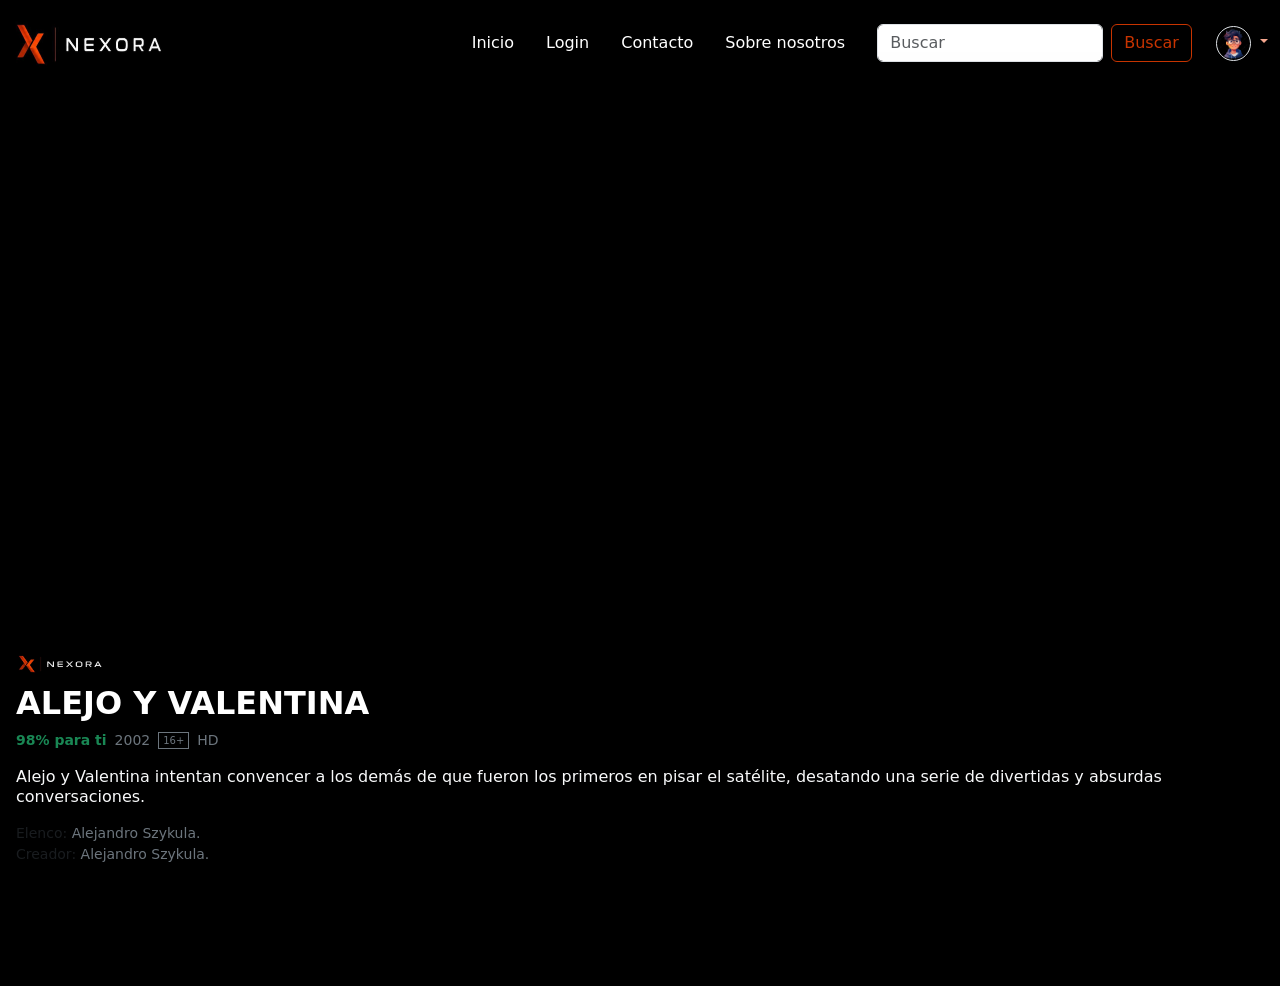
<file: detalles.html>
<!doctype html>
<html lang="es">
  <head>
    <meta charset="utf-8" />
    <meta name="viewport" content="width=device-width, initial-scale=1" />
    <title>Streaming Web</title>
    <link
      href="https://cdn.jsdelivr.net/npm/bootstrap@5.3.8/dist/css/bootstrap.min.css"
      rel="stylesheet"
    />
    <link rel="stylesheet" href="css/global.css" />
    <link rel="stylesheet" href="/css/detalles.css">
  </head>
  <body>
    <header>
      <nav class="navbar navbar-dark navbar-expand-lg mi-nav">
        <div
          class="container-fluid d-flex justify-content-between align-items-center"
        >
          <button
            class="navbar-toggler order-1"
            type="button"
            data-bs-toggle="collapse"
            data-bs-target="#navbarSupportedContent"
            aria-controls="navbarSupportedContent"
            aria-expanded="false"
            aria-label="Toggle navigation"
          >
            <span class="navbar-toggler-icon"></span>
          </button>

          <a class="navbar-brand order-2 mx-auto" href="#"
            ><img class="logo" src="/assets/logo.png" alt=""
          /></a>

          <div class="nav-item dropdown order-3 ms-lg-4">
            <a
              class="nav-link dropdown-toggle p-0"
              href="#"
              role="button"
              data-bs-toggle="dropdown"
            >
              <img
                src="/assets/foto-usuario.png"
                class="rounded-circle border object-fit-cover"
                style="width: 35px; height: 35px"
                alt="Perfil"
              />
            </a>
            <ul class="dropdown-menu dropdown-menu-end shadow">
              <li><a class="dropdown-item" href="#">Mi Perfil</a></li>
              <li><hr class="dropdown-divider" /></li>
              <li>
                <a class="dropdown-item text-danger" href="#">Cerrar Sesión</a>
              </li>
            </ul>
          </div>

          <div
            class="collapse navbar-collapse order-4 order-lg-2"
            id="navbarSupportedContent"
          >
            <ul class="navbar-nav ms-auto mb-2 mb-lg-0 align-items-center">
              <li class="nav-item mx-2">
                <a class="nav-link active" aria-current="page" href="#"
                  >Inicio</a
                >
              </li>
              <li class="nav-item mx-2">
                <a class="nav-link active" aria-current="page" href="#"
                  >Login</a
                >
              </li>
              <li class="nav-item mx-2">
                <a class="nav-link active" aria-current="page" href="#"
                  >Contacto</a
                >
              </li>
              <li class="nav-item mx-2">
                <a class="nav-link active" aria-current="page" href="#"
                  >Sobre nosotros</a
                >
              </li>
            </ul>

            <form class="d-flex ms-lg-3" role="search">
              <input
                class="form-control me-2 input-buscar"
                type="search"
                placeholder="Buscar"
                aria-label="Search"
              />
              <button class="btn btn-buscar" type="submit">Buscar</button>
            </form>
          </div>
        </div>
      </nav>
    </header>

    <main class="text-white min-vh-100">
      <!-- SECCIÓN 1: EL TRAILER (Hero) -->
      <section class="row g-0">
        <div class="col-12">
          <div class="ratio ratio-21x9 shadow-lg">
            <iframe style="object-fit: cover;" src="https://www.youtube.com/embed/8RBSv-fPoJU?si=sNoEpNh8UXGS0d6q" title="YouTube video player" frameborder="0" allow="accelerometer; autoplay; clipboard-write; encrypted-media; gyroscope; picture-in-picture; web-share" referrerpolicy="strict-origin-when-cross-origin" allowfullscreen>
            </iframe>
          </div>
        </div>
      </section>

      <section class="container-fluid px-3 py-3 bg-black text-white">
        <div class="d-flex flex-column align-items-start">
    
    <!-- Logo pequeño estilo N de Netflix -->
          <div class="mb-2">
            <img src="/assets/logo.png" alt="Logo" style="height: 25px; width: auto; object-fit: contain;">
          </div>
        
          <!-- Título de la obra -->
          <h1 class="fw-bold fs-2 m-0 text-uppercase tracking-wider">
            Alejo y Valentina
          </h1>

          <!-- Datos rápidos (Año, Edad, Calidad) -->
          <div class="d-flex align-items-center gap-2 mt-2 small text-secondary">
            <span class="text-success fw-bold">98% para ti</span>
            <span>2002</span>
            <span class="border border-secondary px-1" style="font-size: 10px;">16+</span>
            <span>HD</span>
          </div>
        </div>
      </section>

      <section class="container-fluid px-3 bg-black text-white">
         <div class="mb-4">
    <p class="fs-6 lh-sm text-light">
      Alejo y Valentina intentan convencer a los demás de que fueron los primeros en pisar el satélite, desatando una serie de divertidas y absurdas conversaciones.
    </p>
    <p class="small text-secondary m-0">
      <span class="text-muted">Elenco:</span> Alejandro Szykula.
    </p>
    <p class="small text-secondary m-0">
      <span class="text-muted">Creador:</span> Alejandro Szykula.
    </p>
  </div>

      </section>

    </main>
  
    <script src="https://cdn.jsdelivr.net/npm/bootstrap@5.3.8/dist/js/bootstrap.bundle.min.js"></script>
    <body>
</html>
</file>
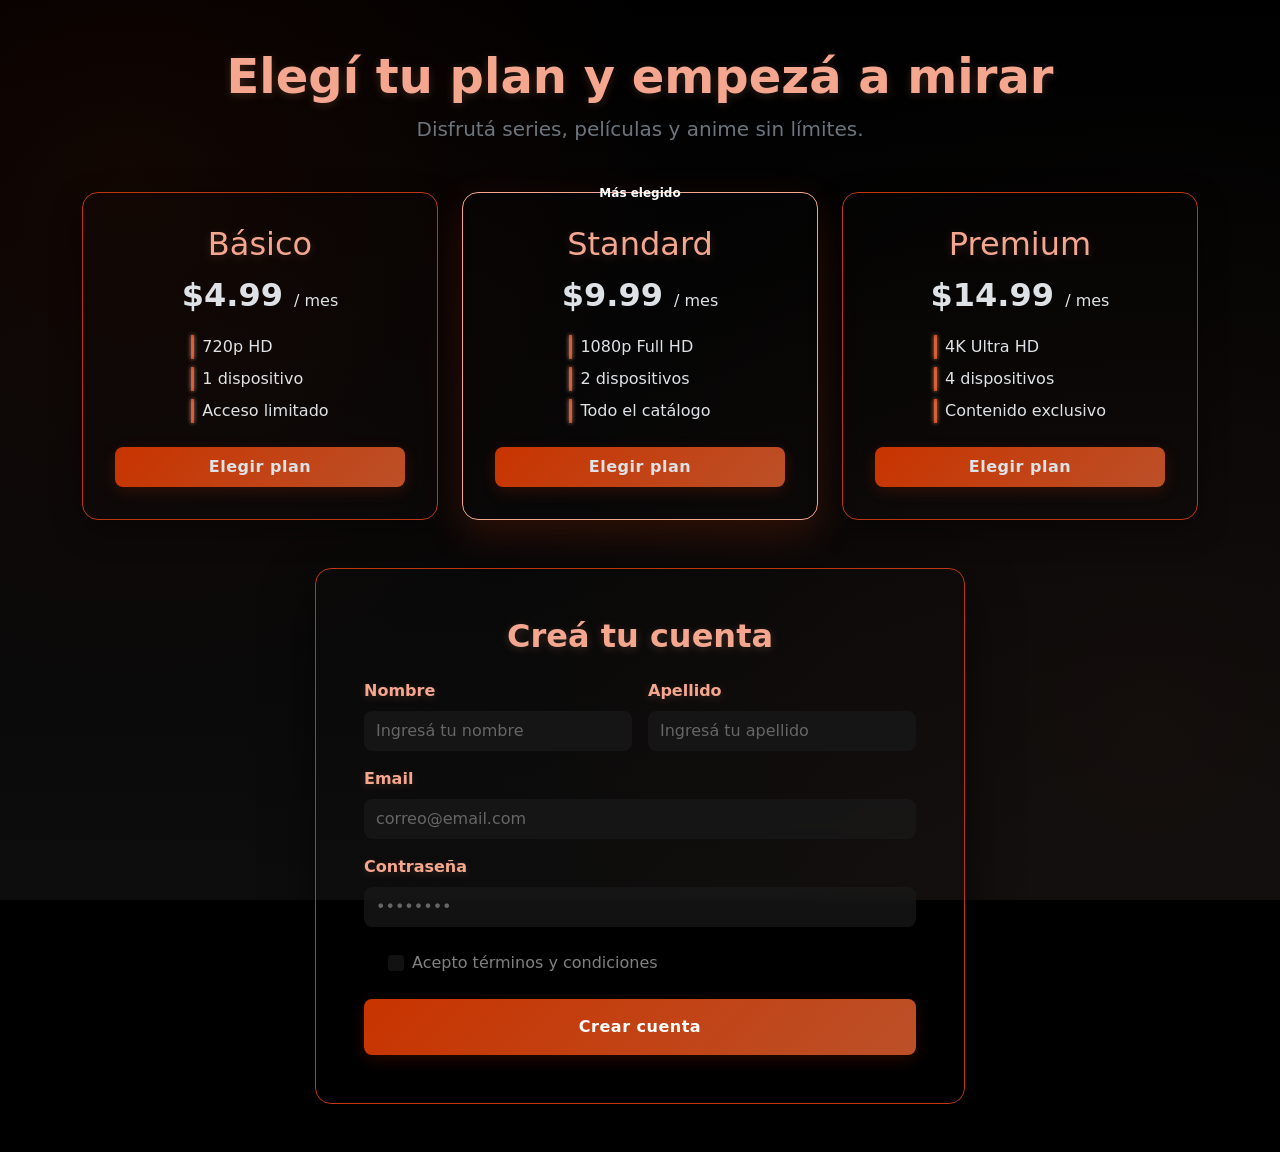
<file: pageregister.html>
<!doctype html>
<html lang="es" data-bs-theme="dark">
<head>
    <meta charset="utf-8">
    <meta name="viewport" content="width=device-width, initial-scale=1">
    <title>Streaming Web</title>
    <link href="https://cdn.jsdelivr.net/npm/bootstrap@5.3.3/dist/css/bootstrap.min.css" rel="stylesheet">
    <link rel="stylesheet" href="css/global.css">
    <link rel="stylesheet" href="css/fr-register.css">
</head>
<body>
    <main class="container py-5">
        <header class="text-center mb-5">
            <h1 class="fr-texto-naranja fw-bold display-5">Elegí tu plan y empezá a mirar</h1>
            <p class="text-secondary fs-5">Disfrutá series, películas y anime sin límites.</p>
        </header>
        <section class="row g-4 mb-5 justify-content-center">
            <div class="col-md-4">
                <div class="card h-100 fr-tarjeta-personalizada text-center p-3 rounded-4">
                    <div class="card-body d-flex flex-column">
                        <h2 class="fr-texto-naranja">Básico</h2>
                        <p class="fs-2 fw-bold">$4.99 <span class="fs-6 fw-normal">/ mes</span></p>
                        <ul class="list-unstyled text-start mx-auto mb-4 px-3">
                            <li class="ps-2 mb-2">720p HD</li>
                            <li class="ps-2 mb-2">1 dispositivo</li>
                            <li class="ps-2">Acceso limitado</li>
                        </ul>
                        <button class="btn fr-boton-naranja w-100 mt-auto fw-bold py-2 rounded-3">Elegir plan</button>
                    </div>
                </div>
            </div>

            <!-- Tarjeta Standard -->
            <div class="col-md-4">
                <div class="card h-100 fr-tarjeta-personalizada text-center p-3 fr-tarjeta-destacada position-relative rounded-4">
                    <span class="badge position-absolute top-0 start-50 translate-middle py-2 px-3 rounded-pill" style="background-color: var(--naranja-fuerte);">Más elegido</span>
                    <div class="card-body d-flex flex-column">
                        <h2 class="fr-texto-naranja">Standard</h2>
                        <p class="fs-2 fw-bold">$9.99 <span class="fs-6 fw-normal">/ mes</span></p>
                        <ul class="list-unstyled text-start mx-auto mb-4 px-3">
                            <li class="ps-2 mb-2">1080p Full HD</li>
                            <li class="ps-2 mb-2">2 dispositivos</li>
                            <li class="ps-2">Todo el catálogo</li>
                        </ul>
                        <button class="btn fr-boton-naranja w-100 mt-auto fw-bold py-2 rounded-3">Elegir plan</button>
            </div></div></div>
            <div class="col-md-4">
            <div class="card h-100 fr-tarjeta-personalizada text-center p-3 rounded-4">
            <div class="card-body d-flex flex-column">
                        <h2 class="fr-texto-naranja">Premium</h2>
                        <p class="fs-2 fw-bold">$14.99 <span class="fs-6 fw-normal">/ mes</span></p>
                        <ul class="list-unstyled text-start mx-auto mb-4 px-3">
                            <li class="ps-2 mb-2">4K Ultra HD</li>
                            <li class="ps-2 mb-2">4 dispositivos</li>
                            <li class="ps-2">Contenido exclusivo</li>
                        </ul>
                        <button class="btn fr-boton-naranja w-100 mt-auto fw-bold py-2 rounded-3">Elegir plan</button>
            </div></div></div>
        </section>
        <section class="fr-contenedor-formulario p-4 p-md-5 mx-auto rounded-4" style="max-width: 650px;">
            <h2 class="text-center fr-texto-naranja mb-4 fw-bold">Creá tu cuenta</h2>
            
            <form>
                <div class="row g-3 mb-3">
                    <div class="col-sm-6">
                        <label class="form-label fr-texto-naranja fw-semibold">Nombre</label>
                        <input type="text" class="form-control fr-entrada-personalizada py-2 rounded-3" placeholder="Ingresá tu nombre">
                    </div>
                    <div class="col-sm-6">
                        <label class="form-label fr-texto-naranja fw-semibold">Apellido</label>
                        <input type="text" class="form-control fr-entrada-personalizada py-2 rounded-3" placeholder="Ingresá tu apellido">
                    </div>
                </div>

                <div class="mb-3">
                    <label class="form-label fr-texto-naranja fw-semibold">Email</label>
                    <input type="email" class="form-control fr-entrada-personalizada py-2 rounded-3" placeholder="correo@email.com">
                </div>

                <div class="mb-4">
                    <label class="form-label fr-texto-naranja fw-semibold">Contraseña</label>
                    <input type="password" class="form-control fr-entrada-personalizada py-2 rounded-3" placeholder="••••••••">
                </div>
                <div class="form-check mb-4 d-flex align-items-center gap-2">
                    <input type="checkbox" class="form-check-input fr-entrada-personalizada m-0" id="terminos">
                    <label class="form-check-label text-white-50" for="terminos">Acepto términos y condiciones</label>
                </div>
                <a href="./404.html" class="btn fr-boton-naranja w-100 fw-bold py-3 rounded-3 text-decoration-none d-block text-center">Crear cuenta</a>
            </form>
        </section>
    </main>
    <script src="https://cdn.jsdelivr.net/npm/bootstrap@5.3.3/dist/js/bootstrap.bundle.min.js"></script>
</body>
</html>
</file>
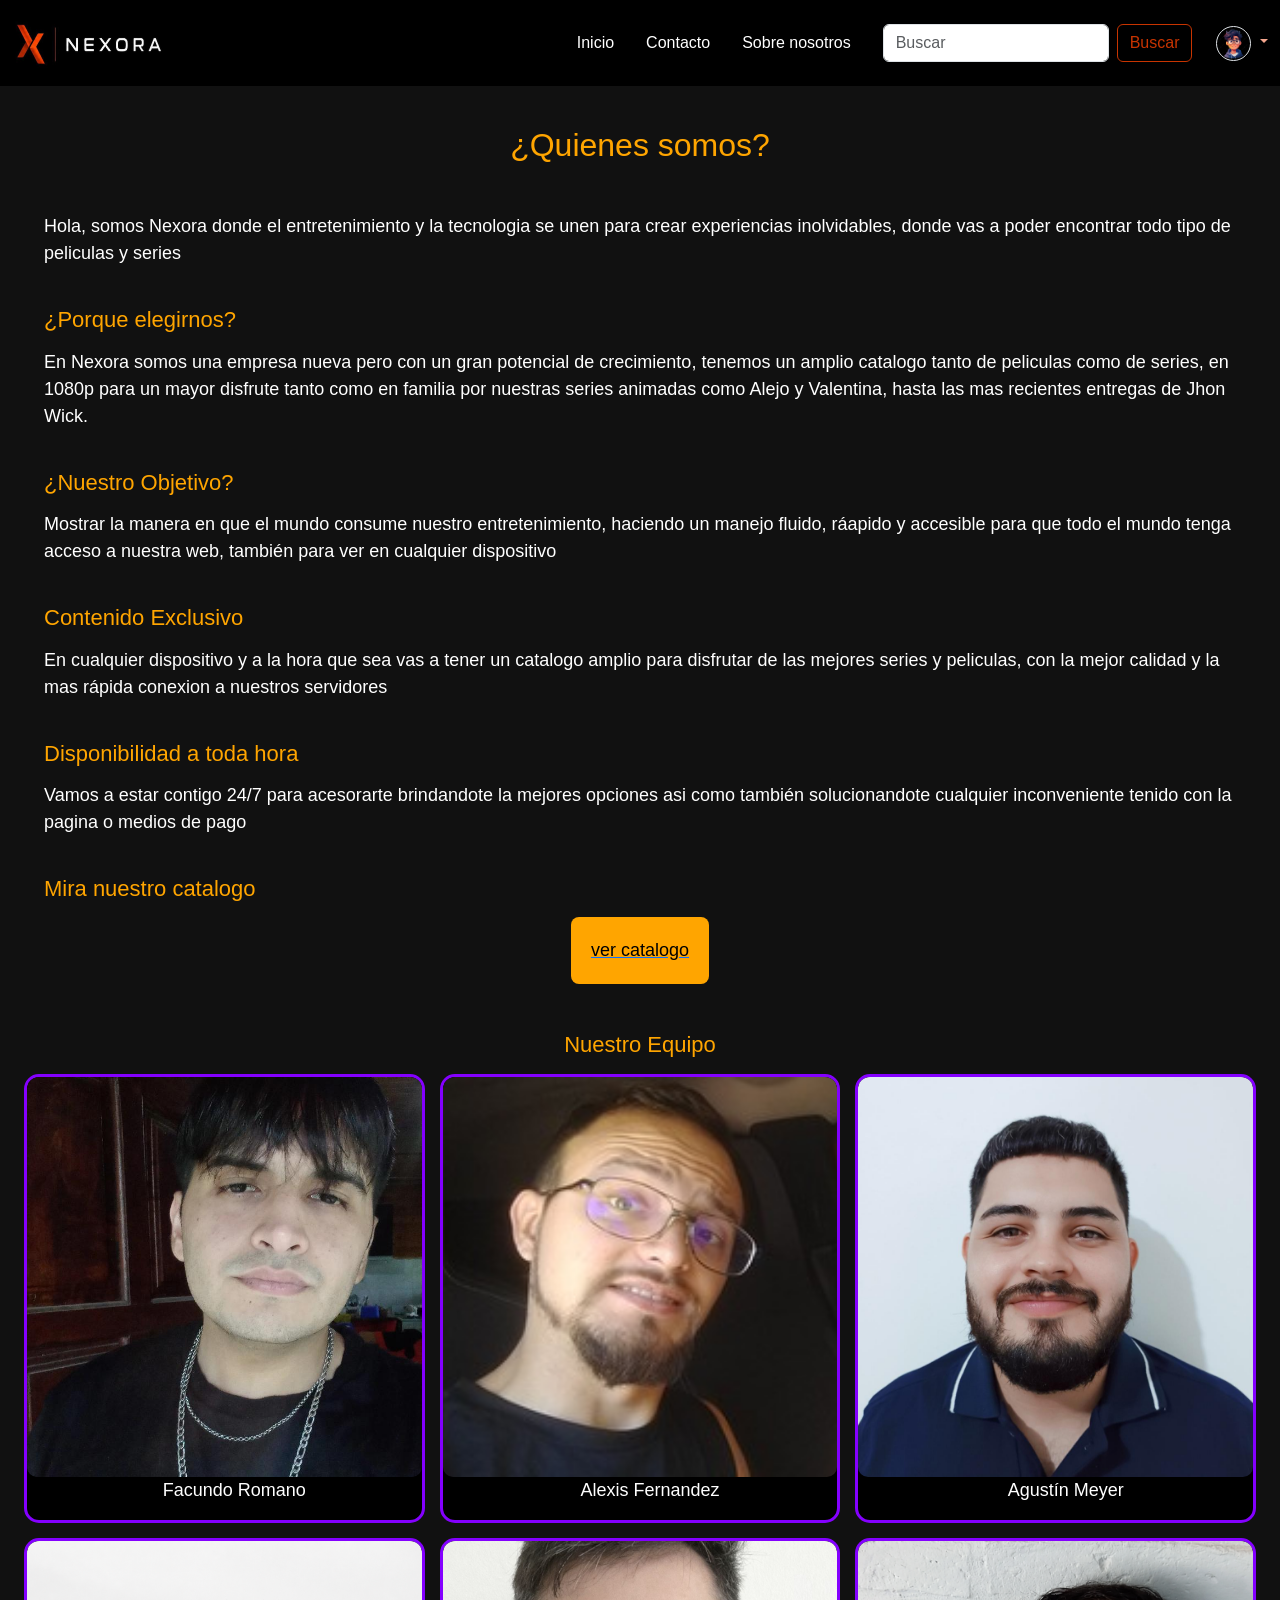
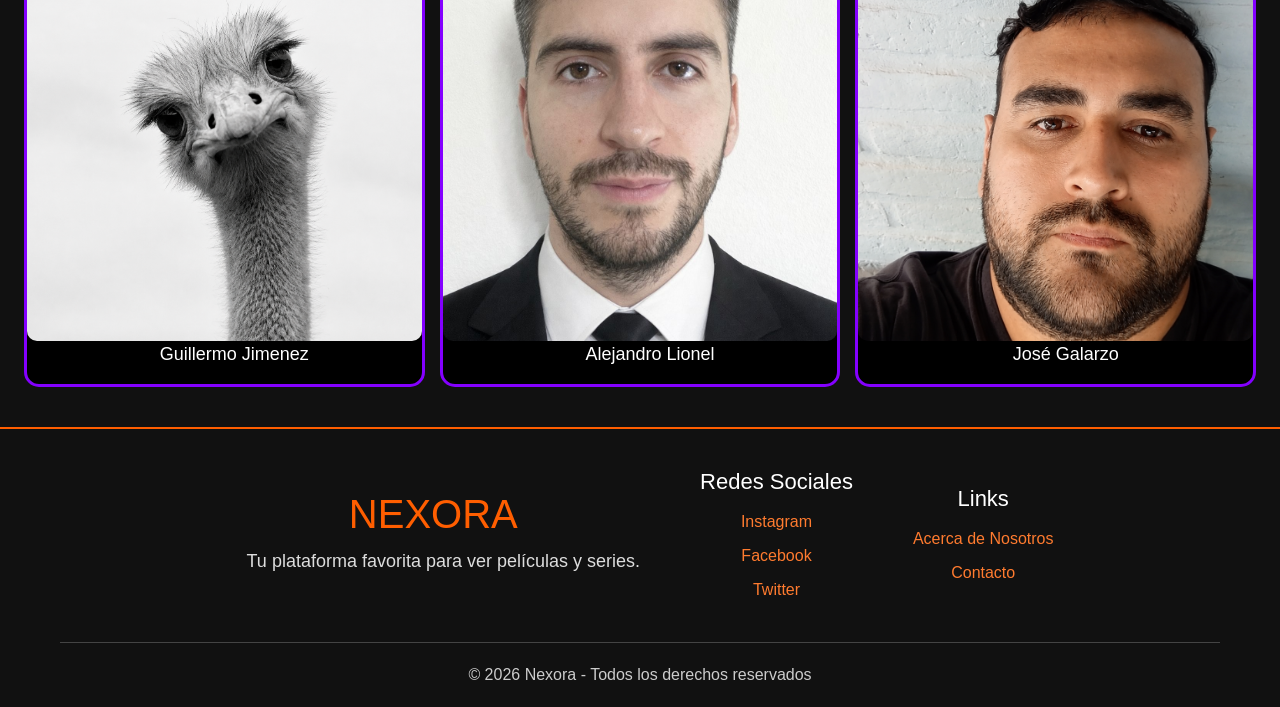
<file: pages/about.html>
<!DOCTYPE html>
<html lang="es">
<head>
    <meta charset="UTF-8">
    <meta name="viewport" content="width=device-width, initial-scale=1.0">
    <link href="https://cdn.jsdelivr.net/npm/bootstrap@5.3.3/dist/css/bootstrap.min.css" rel="stylesheet">
    <link rel="stylesheet" href="https://cdnjs.cloudflare.com/ajax/libs/font-awesome/6.5.0/css/all.min.css">
    
    <link rel="stylesheet" href="/css/about.css">
    <link rel="shortcut icon" href="/assets/favicon-32x32.png" type="image/png">
    <link rel="stylesheet" href="/css/global.css">
    <link rel="stylesheet" href="/css/FooterStyles.css">
    <link rel="preconnect" href="https://fonts.googleapis.com">
<link rel="preconnect" href="https://fonts.gstatic.com" crossorigin>
<link href="https://fonts.googleapis.com/css2?family=Goldman:wght@400;700&family=VT323&display=swap" rel="stylesheet">
    <title>A cerca de nosotros</title>
</head>
<body>
    <nav class="navbar navbar-dark navbar-expand-lg mi-nav">
            <div class="container-fluid d-flex justify-content-between align-items-center">

          <button
            class="navbar-toggler order-1"
            type="button"
            data-bs-toggle="collapse"
            data-bs-target="#navbarSupportedContent"
            aria-controls="navbarSupportedContent"
            aria-expanded="false"
            aria-label="Toggle navigation">
            <span class="navbar-toggler-icon"></span>
          </button>

          <a class="navbar-brand order-2 mx-auto" href="/index.html"><img class="logo" src="/assets/logo.png" alt=""></a>

            <div class="nav-item dropdown order-3 ms-lg-4">
              <a class="nav-link dropdown-toggle p-0" href="#" role="button" data-bs-toggle="dropdown">
                <img src="/assets/foto-usuario.png" class="rounded-circle border object-fit-cover" style="width: 35px; height: 35px;" alt="Perfil">
              </a>
              <ul class="dropdown-menu dropdown-menu-end shadow">
                <li><a class="dropdown-item" href="/pages/404.html">Mi Perfil</a></li>
                <li><hr class="dropdown-divider"></li>
                <li><a class="dropdown-item text-danger" href="/pages/404.html">Cerrar Sesión</a></li>
              </ul>
            </div>

          <div class="collapse navbar-collapse order-4 order-lg-2" id="navbarSupportedContent">
            <ul class="navbar-nav ms-auto mb-2 mb-lg-0 align-items-center">
              <li class="nav-item mx-2">
                <a class="nav-link active" aria-current="page" href="/index.html">Inicio</a>
              </li>
              <li class="nav-item mx-2">
                <a class="nav-link active" aria-current="page" href="/pages/contactos.html">Contacto</a>
              </li>
              <li class="nav-item mx-2">
                <a class="nav-link active" aria-current="page" href="/pages/about.html">Sobre nosotros</a>
              </li>
            </ul>
              
            <form class="d-flex ms-lg-3" role="search">
              <input
                class="form-control me-2 input-buscar"
                type="search"
                placeholder="Buscar"
                aria-label="Search"
              />
              <button class="btn btn-buscar" type="submit">
                Buscar
              </button>
            </form>
          </div>
        </div>
      </nav>
    <section class="about">
        <div class="intro">
    <h1>¿Quienes somos?</h1> <br>
    <p>Hola, somos Nexora donde el entretenimiento y la tecnologia se unen para crear experiencias inolvidables, donde vas a poder encontrar todo  tipo de peliculas y series </p> <br> </div>

    <h3> ¿Porque elegirnos?</h3>
    <p>En Nexora somos una empresa nueva pero con un gran potencial de crecimiento, tenemos un amplio catalogo tanto de peliculas como de series, en 1080p para un mayor disfrute tanto como en familia por nuestras series animadas como Alejo y Valentina, hasta las mas recientes entregas de Jhon Wick.</p> <br>
    <h3>¿Nuestro Objetivo?</h3>
    <p>Mostrar la manera en que el mundo consume nuestro entretenimiento, haciendo un manejo fluido, ráapido y accesible para que todo el mundo tenga acceso a nuestra web, también para ver en cualquier dispositivo</p> <br>
    <h3>Contenido Exclusivo</h3>
    <p>En cualquier dispositivo y a la hora que sea vas a tener un catalogo amplio para disfrutar de las mejores series y peliculas, con la mejor calidad y la mas rápida conexion a nuestros servidores</p> <br>
    <h3>Disponibilidad a toda hora</h3>
    <p>Vamos a estar contigo 24/7 para acesorarte brindandote la mejores opciones asi como también solucionandote cualquier inconveniente tenido con la pagina o medios de pago</p> <br>
    <h3>Mira nuestro catalogo</h3>
    <a href="/index.html#card principal-categorias-card">
    <button>
        ver catalogo
    </button> </a>
    <br><br>
<h3 class="team">Nuestro Equipo</h3>
<div class="team-card">
  <div class="card"> <img src="/assets/Facundo_Romano.jpeg">
    <p>Facundo Romano</p> 
  </div>
  <div class="card"> <img src="/assets/Alexis_Fernandez.jpeg">
    <p>Alexis Fernandez</p>
  </div>
  <div class="card"> <img src="/assets/Agustín_Meyer.jpeg">
    <p>Agustín Meyer</p> 
  </div>
  <div class="card"> <img src="/assets/suri_blanco_negro.png">
    <p>Guillermo Jimenez</p> 
  </div>
  <div class="card"> <img src="/assets/Alejandro_Lionel.jpeg"> 
    <p>Alejandro Lionel</p>
  </div>
  <div class="card"> <img src="/assets/Galarzo.jpeg"> 
    <p>José Galarzo</p>
  </div>
</div>
    </section>
<footer>

        <div class="footer-container">

            <div class="footer-logo">
                <h1>NEXORA</h1>
                <p>Tu plataforma favorita para ver películas y series.</p>
            </div>

            <div class="footer-social">
    <h3>Redes Sociales</h3>

    <a href="pages/404.html">Instagram</a>
    <a href="pages/404.html">Facebook</a>
    <a href="pages/404.html">Twitter</a>
</div>

            <div class="footer-links">
                <h3>Links</h3>

                <a href="/pages/about.html">Acerca de Nosotros</a>
                <a href="/pages/contactos.html">Contacto</a>
            </div>

        </div>

        <div class="footer-copy">
            © 2026 Nexora - Todos los derechos reservados
        </div>

    </footer>
    <!-- Bootstrap js -->
    <script src="https://cdn.jsdelivr.net/npm/bootstrap@5.3.8/dist/js/bootstrap.bundle.min.js"></script>
</body>
</html>
</file>
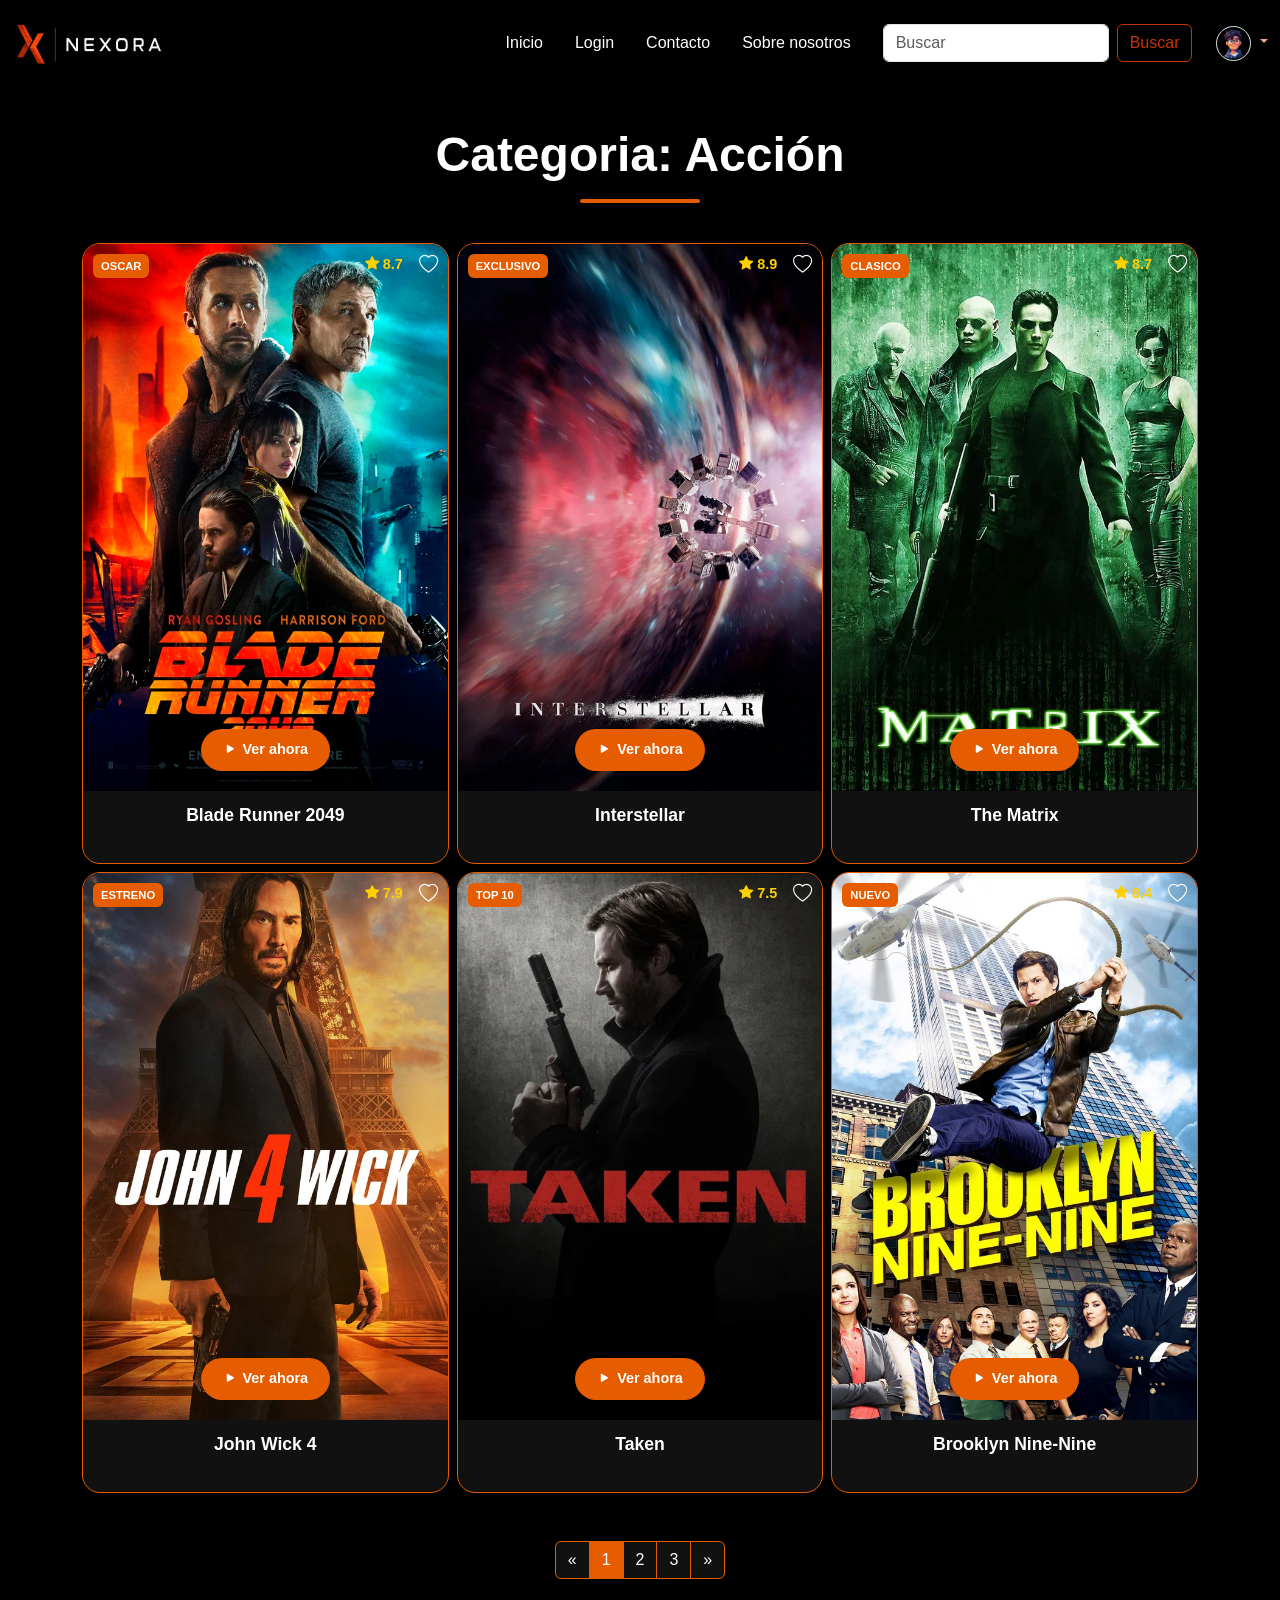
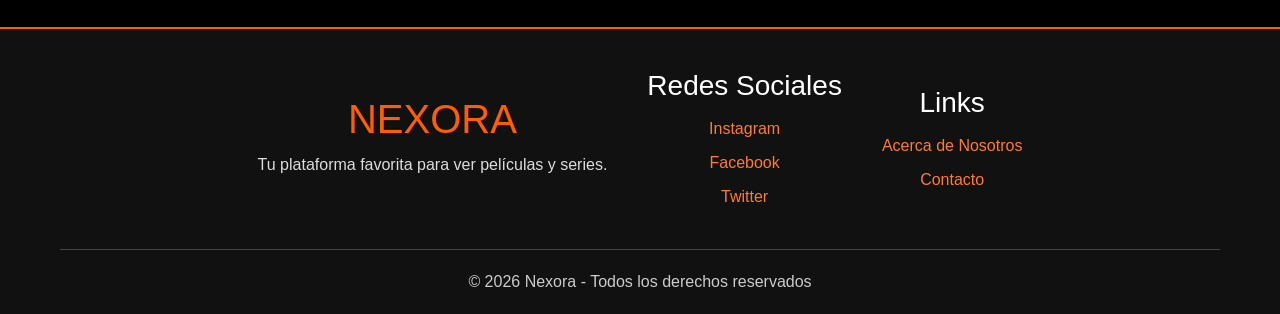
<file: pages/categorias.html>
<!DOCTYPE html>
<html lang="es">

<head>
  <meta charset="UTF-8">
  <meta name="viewport" content="width=device-width, initial-scale=1.0">

  <title>Películas</title>

  <link href="https://cdn.jsdelivr.net/npm/bootstrap@5.3.3/dist/css/bootstrap.min.css" rel="stylesheet">
  <link rel="stylesheet" href="https://cdn.jsdelivr.net/npm/bootstrap-icons@1.11.3/font/bootstrap-icons.min.css">
 <link rel="stylesheet" href="/css/FooterStyles.css">
<link rel="stylesheet" href="/css/global.css">
<link rel="stylesheet" href="/css/categorias.css">
<link rel="shortcut icon" href="/assets/favicon-32x32.png" type="image/png">
<link rel="preconnect" href="https://fonts.googleapis.com">
<link rel="preconnect" href="https://fonts.gstatic.com" crossorigin>
<link href="https://fonts.googleapis.com/css2?family=Goldman:wght@400;700&family=VT323&display=swap" rel="stylesheet">
</head>

<body>
  <header>
    <nav class="navbar navbar-dark navbar-expand-lg mi-nav">
            <div class="container-fluid d-flex justify-content-between align-items-center">

          <button
            class="navbar-toggler order-1"
            type="button"
            data-bs-toggle="collapse"
            data-bs-target="#navbarSupportedContent"
            aria-controls="navbarSupportedContent"
            aria-expanded="false"
            aria-label="Toggle navigation">
            <span class="navbar-toggler-icon"></span>
          </button>

          <a class="navbar-brand order-2 mx-auto" href="/index.html"><img class="logo" src="/assets/logo.png" alt=""></a>

            <div class="nav-item dropdown order-3 ms-lg-4">
              <a class="nav-link dropdown-toggle p-0" href="#" role="button" data-bs-toggle="dropdown">
                <img src="/assets/foto-usuario.png" class="rounded-circle border object-fit-cover" style="width: 35px; height: 35px;" alt="Perfil">
              </a>
              <ul class="dropdown-menu dropdown-menu-end shadow">
                <li><a class="dropdown-item" href="/pages/404.html">Mi Perfil</a></li>
                <li><hr class="dropdown-divider"></li>
                <li><a class="dropdown-item text-danger" href="/pages/404.html">Cerrar Sesión</a></li>
              </ul>
            </div>

          <div class="collapse navbar-collapse order-4 order-lg-2" id="navbarSupportedContent">
            <ul class="navbar-nav ms-auto mb-2 mb-lg-0 align-items-center">
              <li class="nav-item mx-2">
                <a class="nav-link active" aria-current="page" href="#">Inicio</a>
              </li>
              <li class="nav-item mx-2">
                <a class="nav-link active" aria-current="page" href="#" data-bs-toggle="modal" 
                  data-bs-target="#exampleModal">Login</a>
              </li>
              <li class="nav-item mx-2">
                <a class="nav-link active" aria-current="page" href="/pages/contactos.html">Contacto</a>
              </li>
              <li class="nav-item mx-2">
                <a class="nav-link active" aria-current="page" href="/pages/about.html">Sobre nosotros</a>
              </li>
            </ul>
              
            <form class="d-flex ms-lg-3" role="search">
              <input
                class="form-control me-2 input-buscar"
                type="search"
                placeholder="Buscar"
                aria-label="Search"
              />
              <button class="btn btn-buscar" type="submit">
                Buscar
              </button>
            </form>
          </div>
        </div>
      </nav>
  </header>

  <main>

    <h1 class="section-title">
      Categoria: Acción
    </h1>

    <div class="title-line"></div>

    <section class="container">

      <div class="row row-cols-3 g-2">

        <div class="col">
          <a href="/pages/detalles.html" class="text-decoration-none">
            <div class="card movie-card h-100">

              <div class="poster-container">
                <span class="movie-tag">OSCAR</span>

                <img src="../assets/blade runner 2049.webp"
                    class="poster"
                    alt="Blade Runner 2049">

                <span class="rating"><i class="bi bi-star-fill"></i> 8.7</span>

                <button class="favorite-btn"><i class="bi bi-heart"></i></button>

                <div class="overlay">
              <button class="watch-btn">
              <span class="play-icon"><i class="bi bi-play-fill"></i></span>
                Ver ahora
                </button>
              </div>

              </div>

              <div class="card-body">
                <h5 class="card-title">
                  Blade Runner 2049
                </h5>
              </div>

            </div>
          </a>
        </div>

        <div class="col">
          <a href="../pages/detalles.html" class="text-decoration-none">
            <div class="card movie-card h-100">

              <div class="poster-container">
                <span class="movie-tag">EXCLUSIVO</span>

                <img src="../assets/interestellar.webp"
                    class="poster"
                    alt="Interstellar">

                <span class="rating"><i class="bi bi-star-fill"></i> 8.9</span>

                <button class="favorite-btn"><i class="bi bi-heart"></i></button>

                <div class="overlay">
                  <button class="watch-btn">
                    <span class="play-icon"><i class="bi bi-play-fill"></i></span> Ver ahora
                  </button>
                </div>

              </div>

              <div class="card-body">
                <h5 class="card-title">
                  Interstellar
                </h5>
              </div>

            </div>
          </a>
        </div>

        <div class="col">
          <a href="../pages/detalles.html" class="text-decoration-none">
            <div class="card movie-card h-100">

              <div class="poster-container">
                <span class="movie-tag">CLASICO</span>

                <img src="../assets/the matrix.webp"
                    class="poster"
                    alt="The Matrix">

                <span class="rating"><i class="bi bi-star-fill"></i> 8.7</span>

                <button class="favorite-btn"><i class="bi bi-heart"></i></button>

                <div class="overlay">
                  <button class="watch-btn">
                    <span class="play-icon"><i class="bi bi-play-fill"></i></span> Ver ahora
                  </button>
                </div>

              </div>

              <div class="card-body">
                <h5 class="card-title">
                  The Matrix
                </h5>
              </div>

            </div>
          </a>
        </div>

        <div class="col">
          <a href="../pages/detalles.html" class="text-decoration-none">
            <div class="card movie-card h-100">

              <div class="poster-container">
                <span class="movie-tag">ESTRENO</span>

                <img src="../assets/john 4 wick.webp"
                    class="poster"
                    alt="John Wick 4">

                <span class="rating"><i class="bi bi-star-fill"></i> 7.9</span>

                <button class="favorite-btn"><i class="bi bi-heart"></i></button>

                <div class="overlay">
                <button class="watch-btn">
                <span class="play-icon"><i class="bi bi-play-fill"></i></span>
                Ver ahora
                </button>
                </div>

              </div>

              <div class="card-body">
                <h5 class="card-title">
                  John Wick 4
                </h5>
              </div>

            </div>
          </a>
        </div>

        <div class="col">
          <a href="../pages/detalles.html" class="text-decoration-none">
            <div class="card movie-card h-100">

              <div class="poster-container">

                <span class="movie-tag">TOP 10</span>

                <img src="../assets/taken.webp"
                    class="poster"
                    alt="Taken">

                <span class="rating"><i class="bi bi-star-fill"></i> 7.5</span>

                <button class="favorite-btn"><i class="bi bi-heart"></i></button>

                <div class="overlay">
                  <button class="watch-btn">
                    <span class="play-icon"><i class="bi bi-play-fill"></i></span> Ver ahora
                  </button>
                </div>

              </div>

              <div class="card-body">
                <h5 class="card-title">
                  Taken
                </h5>
              </div>

            </div>
          </a>
        </div>

        <div class="col">
          <a href="../pages/detalles.html" class="text-decoration-none">
            <div class="card movie-card h-100">

              <div class="poster-container">
                <span class="movie-tag">NUEVO</span>

                <img src="../assets/brooklyn nine-nine.webp"
                    class="poster"
                    alt="Brooklyn Nine-Nine">

                <span class="rating"><i class="bi bi-star-fill"></i> 8.4</span>

                <button class="favorite-btn"><i class="bi bi-heart"></i></button>

                <div class="overlay">
                  <button class="watch-btn">
                    <span class="play-icon"><i class="bi bi-play-fill"></i></span> Ver ahora
                  </button>
                </div>

              </div>

              <div class="card-body">
                <h5 class="card-title">
                  Brooklyn Nine-Nine
                </h5>
              </div>

            </div>
          </a>
        </div>

      </div>

    </section>

    <section class="container mt-5 mb-5">

      <nav>
        <ul class="pagination justify-content-center">

          <li class="page-item">
            <a class="page-link" href="../pages/404.html">
              &laquo;
            </a>
          </li>

          <li class="page-item active">
            <a class="page-link" href="../pages/404.html">
              1
            </a>
          </li>

          <li class="page-item">
            <a class="page-link" href="../pages/404.html">
              2
            </a>
          </li>

          <li class="page-item">
            <a class="page-link" href="../pages/404.html">
              3
            </a>
          </li>

          <li class="page-item">
            <a class="page-link" href="../pages/404.html">
              &raquo;
            </a>
          </li>

        </ul>
      </nav>

    </section>

  </main>
<footer>

        <div class="footer-container">

            <div class="footer-logo">
                <h1>NEXORA</h1>
                <p>Tu plataforma favorita para ver películas y series.</p>
            </div>

            <div class="footer-social">
    <h3>Redes Sociales</h3>

    <a href="pages/404.html">Instagram</a>
    <a href="pages/404.html">Facebook</a>
    <a href="pages/404.html">Twitter</a>
</div>

            <div class="footer-links">
                <h3>Links</h3>

                <a href="/pages/about.html">Acerca de Nosotros</a>
                <a href="/pages/contactos.html">Contacto</a>
            </div>

        </div>

        <div class="footer-copy">
            © 2026 Nexora - Todos los derechos reservados
        </div>

    </footer>
    <!-- Bootstrap js -->
    <script src="https://cdn.jsdelivr.net/npm/bootstrap@5.3.8/dist/js/bootstrap.bundle.min.js"></script>
</body>

</html>
</file>
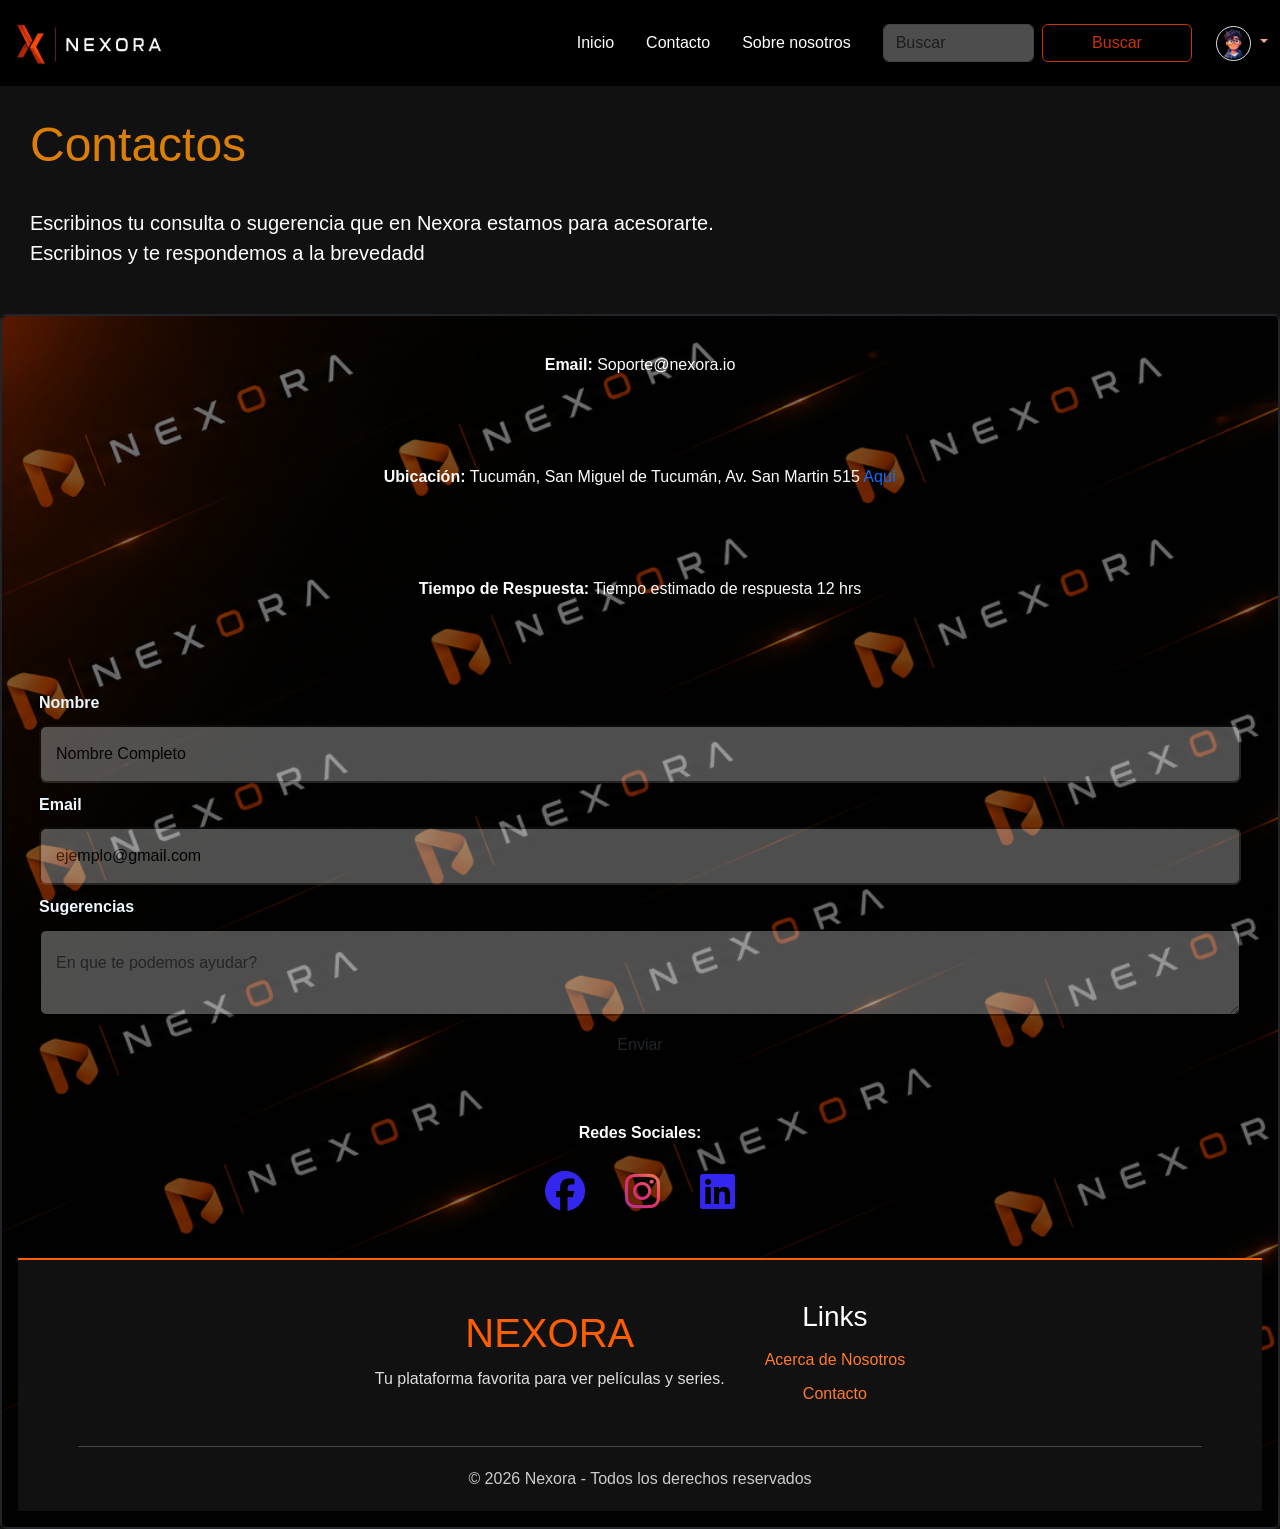
<file: pages/contactos.html>
<!DOCTYPE html>
<html lang="es">
<head>
    <meta charset="UTF-8">
    <meta name="viewport" content="width=device-width, initial-scale=1.0">
    <!-- /////////////////// ICONOS FACE, INSTA, LINKE //////////////////-->
    <link rel="stylesheet" href="/css/contactos_A.css">
    <link rel="stylesheet" href="https://cdnjs.cloudflare.com/ajax/libs/font-awesome/6.5.0/css/all.min.css">
    <link href="https://cdn.jsdelivr.net/npm/bootstrap@5.3.8/dist/css/bootstrap.min.css" rel="stylesheet">
    <!-- //////////////// FONT-FAMILI MACONTO///////////// -->
    <link rel="preconnect" href="https://fonts.googleapis.com">
<link rel="preconnect" href="https://fonts.gstatic.com" crossorigin>
<link href="https://fonts.googleapis.com/css2?family=Goldman:wght@400;700&family=VT323&display=swap" rel="stylesheet">
<link rel="stylesheet" href="/css/FooterStyles.css">
<link rel="stylesheet" href="/css/global.css">
<link rel="shortcut icon" href="/assets/favicon-32x32.png" type="image/png">

    <title>Contactos</title>
</head>
<body>
    <nav class="navbar navbar-dark navbar-expand-lg mi-nav">
            <div class="container-fluid d-flex justify-content-between align-items-center">

          <button
            class="navbar-toggler order-1"
            type="button"
            data-bs-toggle="collapse"
            data-bs-target="#navbarSupportedContent"
            aria-controls="navbarSupportedContent"
            aria-expanded="false"
            aria-label="Toggle navigation">
            <span class="navbar-toggler-icon"></span>
          </button>

          <a class="navbar-brand order-2 mx-auto" href="/index.html"><img class="logo" src="/assets/logo.png" alt=""></a>

            <div class="nav-item dropdown order-3 ms-lg-4">
              <a class="nav-link dropdown-toggle p-0" href="#" role="button" data-bs-toggle="dropdown">
                <img src="/assets/foto-usuario.png" class="rounded-circle border object-fit-cover" style="width: 35px; height: 35px;" alt="Perfil">
              </a>
              <ul class="dropdown-menu dropdown-menu-end shadow">
                <li><a class="dropdown-item" href="/pages/404.html">Mi Perfil</a></li>
                <li><hr class="dropdown-divider"></li>
                <li><a class="dropdown-item text-danger" href="/pages/404.html">Cerrar Sesión</a></li>
              </ul>
            </div>

          <div class="collapse navbar-collapse order-4 order-lg-2" id="navbarSupportedContent">
            <ul class="navbar-nav ms-auto mb-2 mb-lg-0 align-items-center">
              <li class="nav-item mx-2">
                <a class="nav-link active" aria-current="page" href="/index.html">Inicio</a>
              </li>
              <li class="nav-item mx-2">
                <a class="nav-link active" aria-current="page" href="/pages/contactos.html">Contacto</a>
              </li>
              <li class="nav-item mx-2">
                <a class="nav-link active" aria-current="page" href="/pages/about.html">Sobre nosotros</a>
              </li>
            </ul>
              
            <form class="d-flex ms-lg-3" role="search">
              <input
                class="form-control me-2 input-buscar"
                type="search"
                placeholder="Buscar"
                aria-label="Search"
              />
              <button class="btn btn-buscar" type="submit">
                Buscar
              </button>
            </form>
          </div>
        </div>
      </nav>
    <div class="consulta">
    <h4>Contactos</h4>
    <br>
    <p>Escribinos tu consulta o sugerencia que en Nexora estamos para acesorarte.<br>Escribinos y te respondemos a la brevedadd</p>
    </div>
    <section class="conte_principal">
    <section id="A">
<div class="dates">
    <p><b>Email:</b> Soporte@nexora.io</p>
</div>
<div class="dates">
    <p><b>Ubicación:</b> Tucumán, San Miguel de Tucumán, Av. San Martin 515 <a href="https://maps.app.goo.gl/rsGBUQvVq7uhk1AN9">Aquí </a></p>
</div>
<div class="dates">
    <p><b>Tiempo de Respuesta:</b> Tiempo estimado de respuesta 12 hrs</p>
</div>
    </section>
    <section id="B">
<form class="formulario">
<label for="name"><b>Nombre</b></label>
<input type="text" id="name" name="name" placeholder="Nombre Completo">
<label for="email"><b>Email</b></label>
<input type="email" name="email" id="email" placeholder="ejemplo@gmail.com">
<label for="sugerencias"><b>Sugerencias</b></label>
<textarea name="sugerencias" id="sugerencias" placeholder="En que te podemos ayudar?"></textarea>
<button class="btn" type="submit" >Enviar</button>
</form>
<div class="dates">
    <p><b>Redes Sociales:</b></p>
    <div class="iconos-redes">
    <a href="https://www.facebook.com/" target="_blank"> <i class="fa-brands fa-facebook" ></i></a>
    <a href="https://www.instagram.com/" target="_blank" class="instagram"> <i class="fa-brands fa-instagram insta"></i></a>
    <a href="https://ar.linkedin.com/" class="linkedin" target="_blank"> <i class="fa-brands fa-linkedin linkedin"></i></a>
    </div>
</div>
<footer>

        <div class="footer-container">

            <div class="footer-logo">
                <h1>NEXORA</h1>
                <p>Tu plataforma favorita para ver películas y series.</p>
            </div>

            <div class="footer-links">
                <h3>Links</h3>

                <a href="/pages/about.html">Acerca de Nosotros</a>
                <a href="/pages/contactos.html">Contacto</a>
            </div>

        </div>

        <div class="footer-copy">
            © 2026 Nexora - Todos los derechos reservados
        </div>

    </footer>
    <script src="https://cdn.jsdelivr.net/npm/bootstrap@5.3.8/dist/js/bootstrap.bundle.min.js"></script>
</body>
</html>
</file>
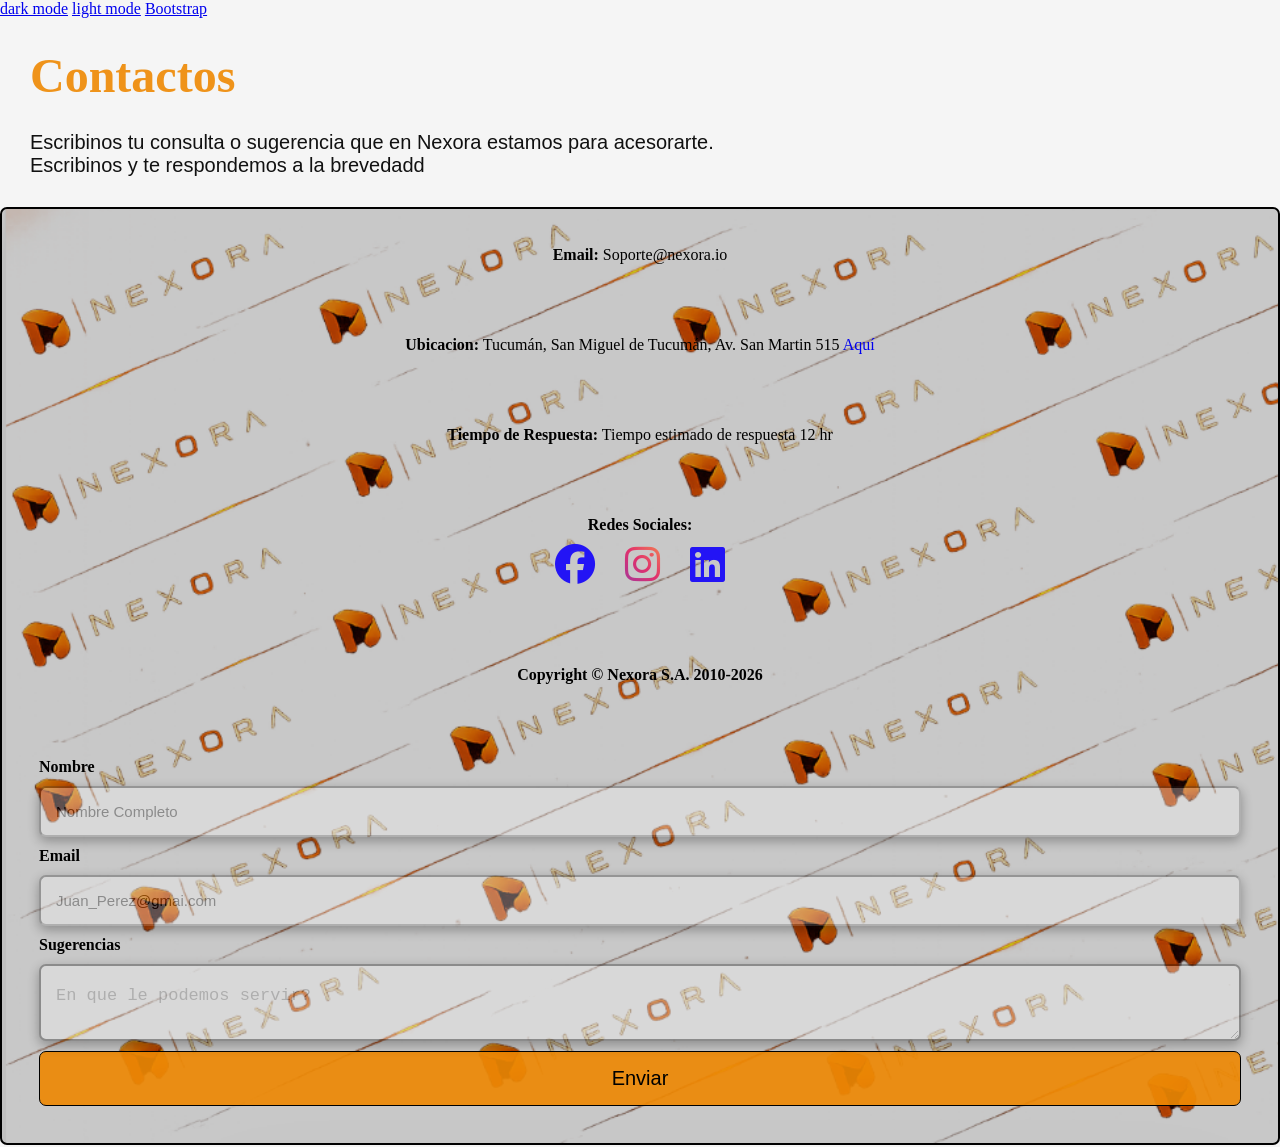
<file: pages/contactos_blanco.html>
<!DOCTYPE html>
<html lang="es">
<head>
    <meta charset="UTF-8">
    <meta name="viewport" content="width=device-width, initial-scale=1.0">
    <!-- /////////////////// ICONOS FACE, INSTA, LINKE //////////////////-->
    <link rel="stylesheet" href="/css/contactos_blanco.css">
    <link rel="stylesheet" href="https://cdnjs.cloudflare.com/ajax/libs/font-awesome/6.5.0/css/all.min.css">
    <!-- //////////////// FONT-FAMILI MACONTO///////////// -->
    <link rel="preconnect" href="https://fonts.googleapis.com">
<link rel="preconnect" href="https://fonts.gstatic.com" crossorigin>
<link href="https://fonts.googleapis.com/css2?family=Macondo&family=Share+Tech+Mono&display=swap" rel="stylesheet">
    <title>Contactos</title>
</head>
<body>
    <nav>
    <a href="/pages/contactos.html">dark mode</a>
    <a href="#">light mode</a>
    <a href="/pages/contactos_bootstrap.html">Bootstrap</a>
    </nav>
    <div class="consulta">
    <h4>Contactos</h4>
    <br>
    <p>Escribinos tu consulta o sugerencia que en Nexora estamos para acesorarte.<br>Escribinos y te respondemos a la brevedadd</p>
    </div>
    <section class="conte_principal">
    <section id="A">
<div class="dates">
    <p><b>Email:</b> Soporte@nexora.io</p>
</div>
<div class="dates">
    <p><b>Ubicacion:</b> Tucumán, San Miguel de Tucumán, Av. San Martin 515 <a href="https://maps.app.goo.gl/rsGBUQvVq7uhk1AN9">Aquí </a></p>
</div>
<div class="dates">
    <p><b>Tiempo de Respuesta:</b> Tiempo estimado de respuesta 12 hr</p>
</div>
<div class="dates">
    <p><b>Redes Sociales:</b></p>
    <div class="iconos-redes">
    <a href="https://www.facebook.com/" target="_blank"> <i class="fa-brands fa-facebook" ></i></a>
    <a href="https://www.instagram.com/" target="_blank" class="instagram"> <i class="fa-brands fa-instagram insta"></i></a>
    <a href="https://ar.linkedin.com/" class="linkedin" target="_blank"> <i class="fa-brands fa-linkedin linkedin"></i></a>
    </div>
</div>
<div class="dates">
    <p><b>Copyright © Nexora S.A. 2010-2026 </b></p>
</div>    
    </section>
    <section id="B">
<form class="formulario">
<label for="name"><b>Nombre</b></label>
<input type="text" id="name" name="name" placeholder="Nombre Completo">
<label for="email"><b>Email</b></label>
<input type="email" name="email" id="email" placeholder="Juan_Perez@gmai.com">
<label for="sugerencias"><b>Sugerencias</b></label>
<textarea name="sugerencias" id="sugerencias" placeholder="En que le podemos servir?"></textarea>
<button class="btn" type="submit" >Enviar</button>
</form>
    </section>
    </section>
</body>
</html>
</file>
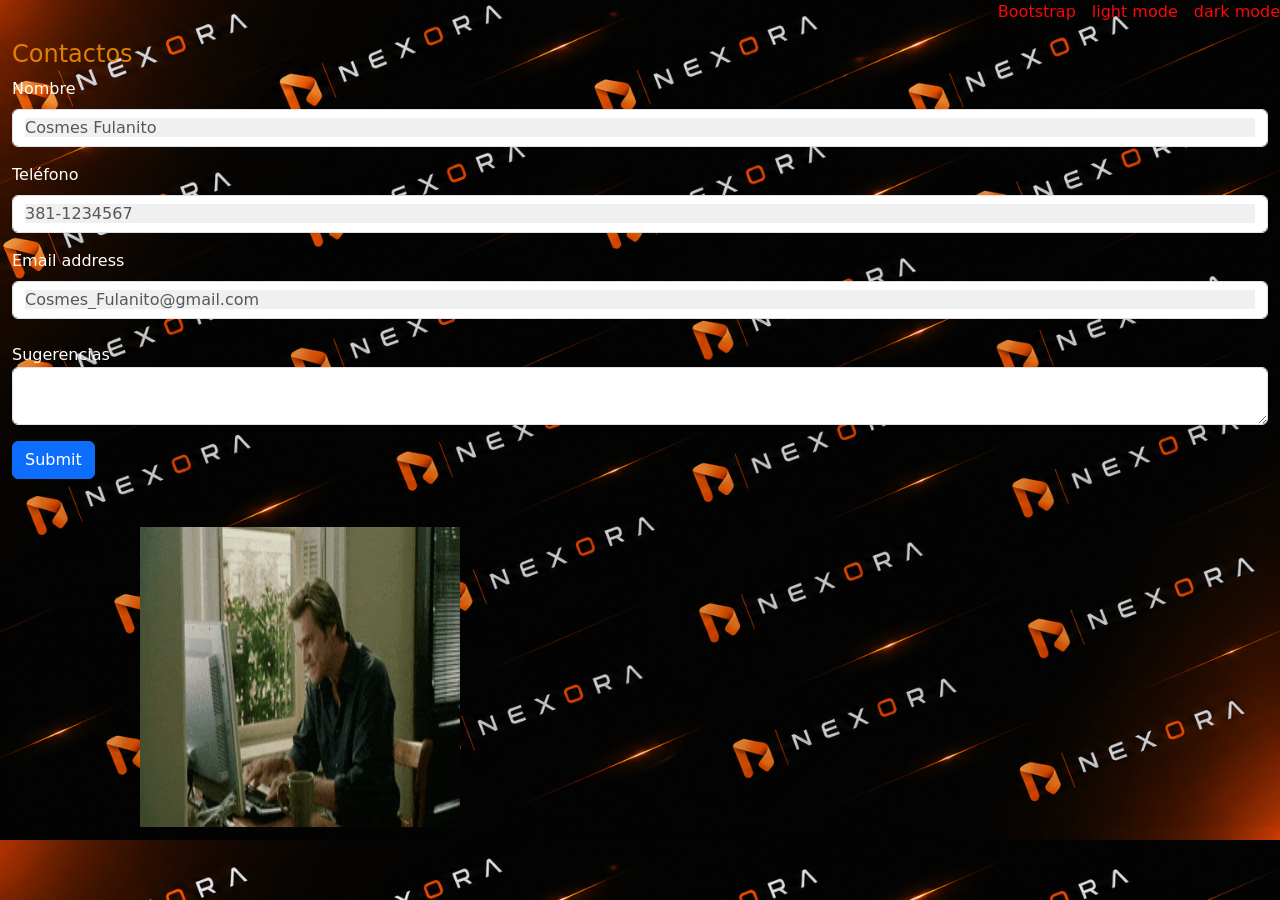
<file: pages/contactos_bootstrap.html>
<!DOCTYPE html>
<html lang="es">
<head>
    <meta charset="UTF-8">
    <meta name="viewport" content="width=device-width, initial-scale=1.0">
    <link href="https://cdn.jsdelivr.net/npm/bootstrap@5.3.3/dist/css/bootstrap.min.css" rel="stylesheet">
    <title>Contactos Bootstrap</title>
    <style>
        body{
    position: relative;
    background-image: url('/assets/nexora_black.png');
    background-size: cover;
    background-position: center;
}

body::before{
    content:"";
    position:absolute;
    inset:0;
    background: rgba(0,0,0,.05);
    z-index:0;
}
.container-fluid{
    position: relative;
    z-index: 1;
}

nav{
    position: relative;
    z-index: 1;
}
a{
    text-decoration: none;
    color: rgb(250, 8, 8);
    
}
h4, label, textarea{
    color: white;
}
h4{
    text-align:start;
    color: rgba(238, 137, 5, 0.918);
}
input::placeholder{
    background: rgba(0, 0, 0, 0.06);
}
.maps{
    width: 100%;
    display: flex;
    justify-content:space-around;
    position:sticky;
    
}

</style>
</head>
<body> 
    <nav>
        <div class="d-flex flex-row-reverse mb-3 gap-3">
    <a href="contactos.html">dark mode</a>
<a href="contactos_blanco.html">light mode</a>
<a href="contactos_bootstrap.html">Bootstrap</a>
</div>
</nav>
 <!-- ///////////////////FORM //////////////////////// -->
 <div class="container-fluid">  
    <h4>Contactos</h4> 
 <form>
        <div class="mb-3">
    <label for="name" class="form-label">Nombre</label>
    <input type="text" class="form-control" id="name" aria-describedby="nameHelp" required placeholder="Cosmes Fulanito">
    
  </div>
  <div class="mb-3">
    <label for="phone" class="form-label">Teléfono</label>
    <input type="phone" class="form-control" id="phone" aria-describedby="phone" required placeholder="381-1234567">
    
  </div>
  <div class="mb-3">
    <label for="exampleInputEmail1" class="form-label">Email address</label>
    <input type="email" class="form-control" id="exampleInputEmail1" aria-describedby="emailHelp" required placeholder="Cosmes_Fulanito@gmail.com">
    <br>
    <!--//////////////// TEXTAREAR////////////// -->
    <label for="floatingTextarea">Sugerencias</label>
    <div class="form-floating">
  <textarea class="form-control"  id="floatingTextarea" placeholder="Escribinos tu sugerencia"></textarea>
</div>
  </div>
<!--//////////////// BOTON /////////////// -->
  <button type="submit" class="btn btn-primary">Submit</button>
</form>  <br><br>
</div>
<div class="maps">
    <img src="/assets/Working Jim Carrey GIF.gif" alt="jim Carrey"> 
    <iframe src="https://www.google.com/maps/embed?pb=!1m18!1m12!1m3!1d3560.334433235825!2d-65.2047655!3d-26.8293133!2m3!1f0!2f0!3f0!3m2!1i1024!2i768!4f13.1!3m3!1m2!1s0x94225c10f99dc943%3A0x3dc84c3a0fa0d36c!2sGral.%20Jos%C3%A9%20de%20San%20Mart%C3%ADn%20515%2C%20T4109CVK%20San%20Miguel%20de%20Tucum%C3%A1n%2C%20Tucum%C3%A1n!5e0!3m2!1ses-419!2sar!4v1779578735668!5m2!1ses-419!2sar" width="400" height="300" style="border:0;" allowfullscreen="" loading="lazy" referrerpolicy="no-referrer-when-downgrade"></iframe>
</div>

 <script src="https://cdn.jsdelivr.net/npm/bootstrap@5.3.8/dist/js/bootstrap.bundle.min.js" integrity="sha384-FKyoEForCGlyvwx9Hj09JcYn3nv7wiPVlz7YYwJrWVcXK/BmnVDxM+D2scQbITxI" crossorigin="anonymous"></script>   
</body>
</html>
</file>
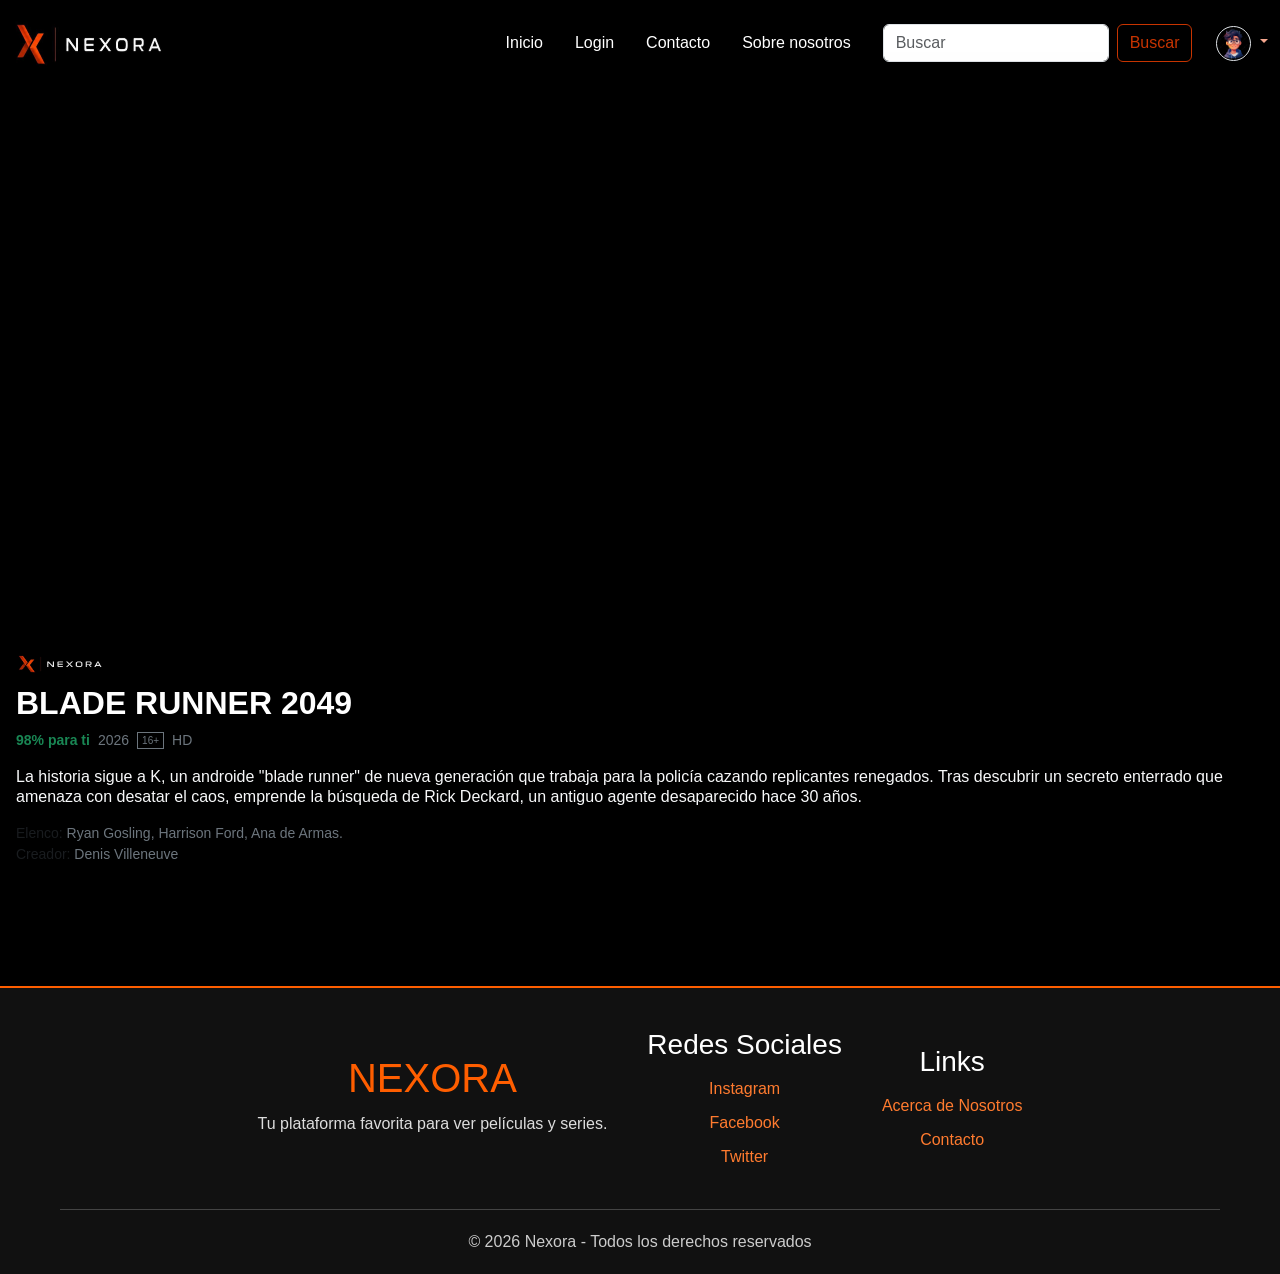
<file: pages/detalles.html>
<!doctype html>
<html lang="es">
  <head>
    <meta charset="utf-8" />
    <meta name="viewport" content="width=device-width, initial-scale=1" />
    <title>Streaming Web</title>
    <link href="https://cdn.jsdelivr.net/npm/bootstrap@5.3.8/dist/css/bootstrap.min.css" rel="stylesheet"/>
    <link rel="stylesheet" href="../css/global.css" />
    <link rel="stylesheet" href="../css/detalles.css">
    <link rel="stylesheet" href="../css/FooterStyles.css">
    <link rel="shortcut icon" href="/assets/favicon-32x32.png" type="image/png">
    <link rel="preconnect" href="https://fonts.googleapis.com">
    <link rel="preconnect" href="https://fonts.gstatic.com" crossorigin>
    <link href="https://fonts.googleapis.com/css2?family=Goldman:wght@400;700&family=VT323&display=swap" rel="stylesheet">
  </head>
  <body>
    <header>
      <nav class="navbar navbar-dark navbar-expand-lg mi-nav">
        <div
          class="container-fluid d-flex justify-content-between align-items-center"
        >
          <button
            class="navbar-toggler order-1"
            type="button"
            data-bs-toggle="collapse"
            data-bs-target="#navbarSupportedContent"
            aria-controls="navbarSupportedContent"
            aria-expanded="false"
            aria-label="Toggle navigation"
          >
            <span class="navbar-toggler-icon"></span>
          </button>

          <a class="navbar-brand order-2 mx-auto" href="../index.html"
            ><img class="logo" src="../assets/logo.png" alt=""
          /></a>

          <div class="nav-item dropdown order-3 ms-lg-4">
            <a
              class="nav-link dropdown-toggle p-0"
              href="#"
              role="button"
              data-bs-toggle="dropdown"
            >
              <img
                src="../assets/foto-usuario.png"
                class="rounded-circle border object-fit-cover"
                style="width: 35px; height: 35px"
                alt="Perfil"
              />
            </a>
            <ul class="dropdown-menu dropdown-menu-end shadow">
              <li><a class="dropdown-item" href="../pages/404.html">Mi Perfil</a></li>
              <li><hr class="dropdown-divider" /></li>
              <li>
                <a class="dropdown-item text-danger" href="../pages/404.html">Cerrar Sesión</a>
              </li>
            </ul>
          </div>

          <div
            class="collapse navbar-collapse order-4 order-lg-2"
            id="navbarSupportedContent"
          >
            <ul class="navbar-nav ms-auto mb-2 mb-lg-0 align-items-center">
              <li class="nav-item mx-2">
                <a class="nav-link active" aria-current="page" href="../index.html"
                  >Inicio</a
                >
              </li>
              <li class="nav-item mx-2">
                <a class="nav-link active" aria-current="page" href="#"
                  >Login</a
                >
              </li>
              <li class="nav-item mx-2">
                <a class="nav-link active" aria-current="page" href="../pages/contactos.html"
                  >Contacto</a
                >
              </li>
              <li class="nav-item mx-2">
                <a class="nav-link active" aria-current="page" href="#"
                  >Sobre nosotros</a
                >
              </li>
            </ul>

            <form class="d-flex ms-lg-3" role="search">
              <input
                class="form-control me-2 input-buscar"
                type="search"
                placeholder="Buscar"
                aria-label="Search"
              />
              <button class="btn btn-buscar" type="submit">Buscar</button>
            </form>
          </div>
        </div>
      </nav>
    </header>

    <main class="text-white min-vh-100">
      <!-- SECCIÓN 1: EL TRAILER (Hero) -->
      <section class="row g-0">
        <div class="col-12">
          <div class="ratio ratio-21x9 shadow-lg">
            <iframe style="object-fit: cover;" src="https://www.youtube.com/embed/PkqHVGFAhbU?si=EgOdBG726K2DLFL-" title="YouTube video player" frameborder="0" allow="accelerometer; autoplay; clipboard-write; encrypted-media; gyroscope; picture-in-picture; web-share" referrerpolicy="strict-origin-when-cross-origin" allowfullscreen></iframe>
          </div>
        </div>
      </section>

      <section class="container-fluid px-3 py-3 bg-black text-white">
        <div class="d-flex flex-column align-items-start">
    
    <!-- Logo pequeño estilo N de Netflix -->
          <div class="mb-2">
            <img src="../assets/logo.png" alt="Logo" style="height: 25px; width: auto; object-fit: contain;">
          </div>
        
          <!-- Título de la obra -->
          <h1 class="fw-bold fs-2 m-0 text-uppercase tracking-wider">
            BLADE RUNNER 2049
          </h1>

          <!-- Datos rápidos (Año, Edad, Calidad) -->
          <div class="d-flex align-items-center gap-2 mt-2 small text-secondary">
            <span class="text-success fw-bold">98% para ti</span>
            <span>2026</span>
            <span class="border border-secondary px-1" style="font-size: 10px;">16+</span>
            <span>HD</span>
          </div>
        </div>
      </section>

      <section class="container-fluid px-3 bg-black text-white">
         <div class="mb-4">
            <p class="fs-6 lh-sm text-light">
             La historia sigue a K, un androide "blade runner" de nueva generación que trabaja para la policía cazando replicantes renegados. Tras descubrir un secreto enterrado que amenaza con desatar el caos, emprende la búsqueda de Rick Deckard, un antiguo agente desaparecido hace 30 años.
            </p>
            <p class="small text-secondary m-0">
              <span class="text-muted">Elenco:</span> Ryan Gosling, Harrison Ford, Ana de Armas.
            </p>
            <p class="small text-secondary m-0">
              <span class="text-muted">Creador:</span> Denis Villeneuve
            </p>
          </div>

      </section>

    </main>
  
   <footer>

        <div class="footer-container">

            <div class="footer-logo">
                <h1>NEXORA</h1>
                <p>Tu plataforma favorita para ver películas y series.</p>
            </div>

            <div class="footer-social">
    <h3>Redes Sociales</h3>

    <a href="pages/404.html">Instagram</a>
    <a href="pages/404.html">Facebook</a>
    <a href="pages/404.html">Twitter</a>
</div>

            <div class="footer-links">
                <h3>Links</h3>

                <a href="/pages/about.html">Acerca de Nosotros</a>
                <a href="/pages/contactos.html">Contacto</a>
            </div>

        </div>

        <div class="footer-copy">
            © 2026 Nexora - Todos los derechos reservados
        </div>

    </footer>
    <!-- Bootstrap js -->
    <script src="https://cdn.jsdelivr.net/npm/bootstrap@5.3.8/dist/js/bootstrap.bundle.min.js"></script>
  </body>
</html>
</file>
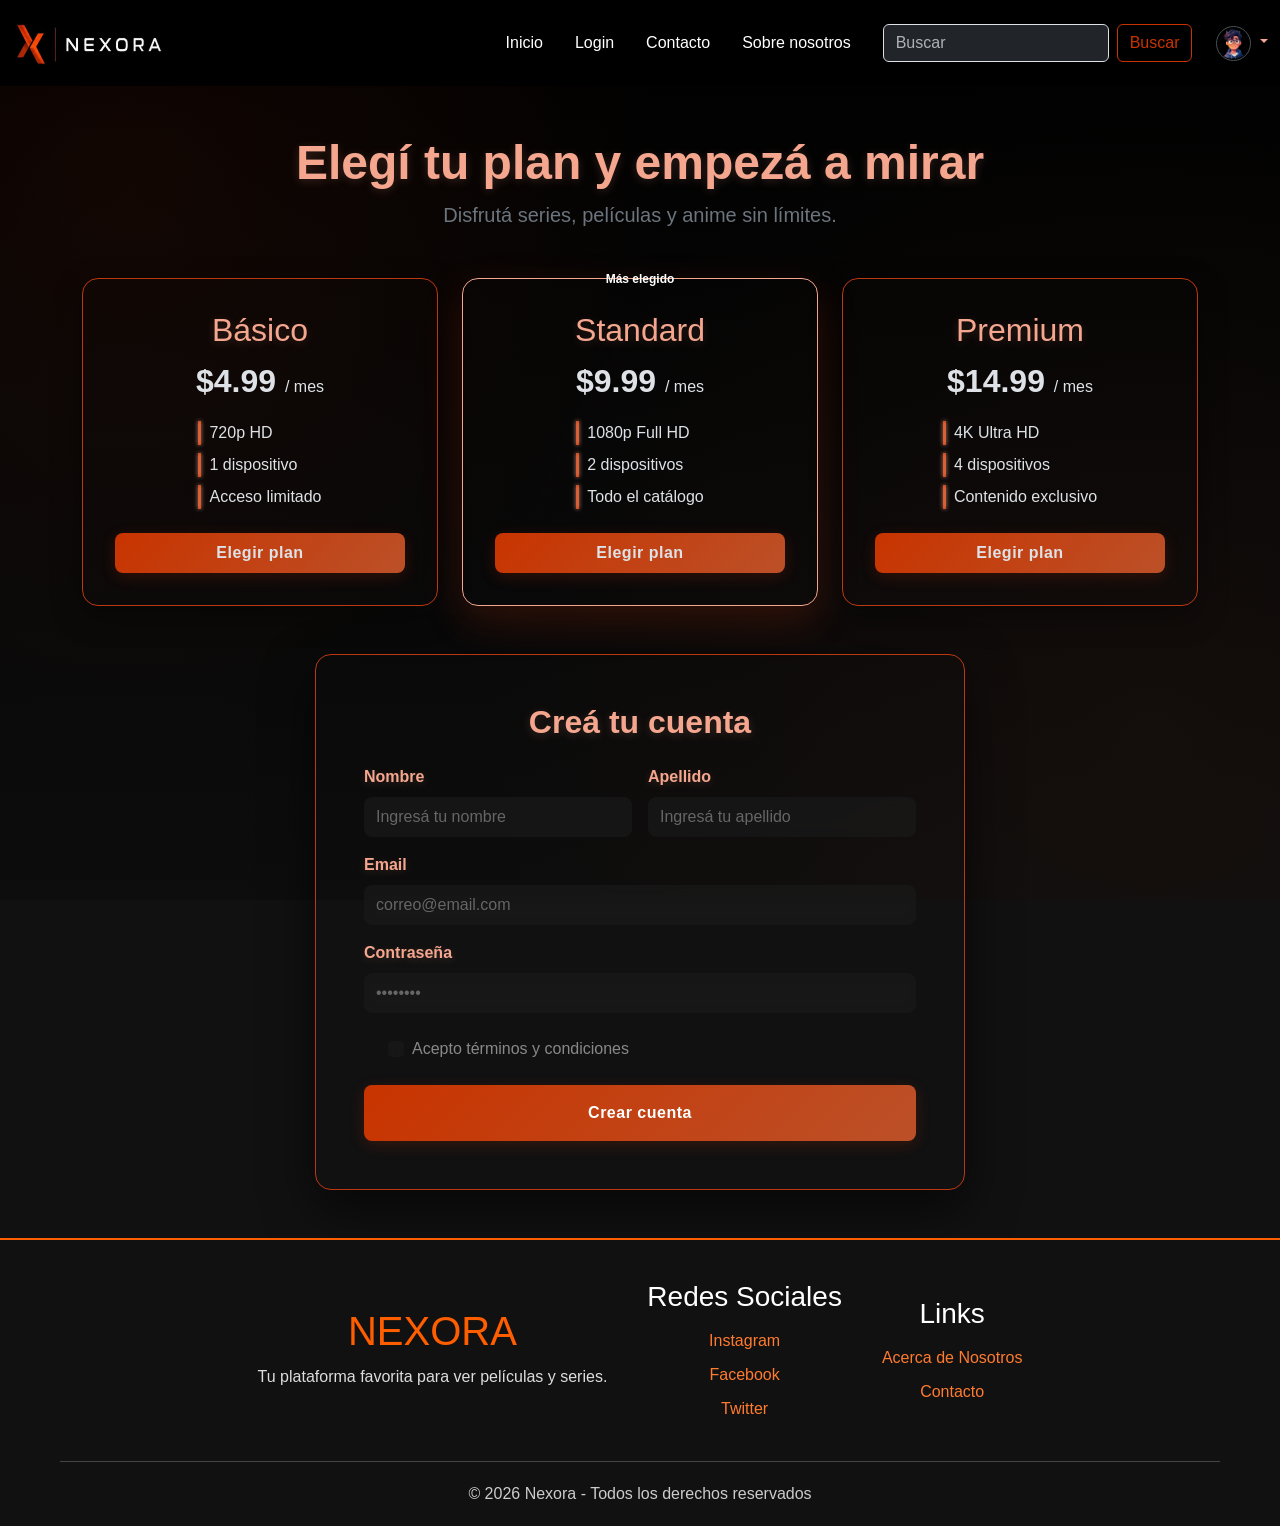
<file: pages/pageregister.html>
<!doctype html>
<html lang="es" data-bs-theme="dark">
<head>
    <meta charset="utf-8">
    <meta name="viewport" content="width=device-width, initial-scale=1">
    <title>Streaming Web</title>
    <link href="https://cdn.jsdelivr.net/npm/bootstrap@5.3.3/dist/css/bootstrap.min.css" rel="stylesheet">
    <link rel="stylesheet" href="../css/global.css">
    <link rel="stylesheet" href="../css/fr-register.css">
    <link rel="stylesheet" href="/css/FooterStyles.css">
    <link rel="shortcut icon" href="/assets/favicon-32x32.png" type="image/png">
    <link rel="preconnect" href="https://fonts.googleapis.com">
<link rel="preconnect" href="https://fonts.gstatic.com" crossorigin>
<link href="https://fonts.googleapis.com/css2?family=Goldman:wght@400;700&family=VT323&display=swap" rel="stylesheet">
</head>
<body>
    <nav class="navbar navbar-dark navbar-expand-lg mi-nav">
            <div class="container-fluid d-flex justify-content-between align-items-center">

          <button
            class="navbar-toggler order-1"
            type="button"
            data-bs-toggle="collapse"
            data-bs-target="#navbarSupportedContent"
            aria-controls="navbarSupportedContent"
            aria-expanded="false"
            aria-label="Toggle navigation">
            <span class="navbar-toggler-icon"></span>
          </button>

          <a class="navbar-brand order-2 mx-auto" href="/index.html"><img class="logo" src="/assets/logo.png" alt=""></a>

            <div class="nav-item dropdown order-3 ms-lg-4">
              <a class="nav-link dropdown-toggle p-0" href="#" role="button" data-bs-toggle="dropdown">
                <img src="/assets/foto-usuario.png" class="rounded-circle border object-fit-cover" style="width: 35px; height: 35px;" alt="Perfil">
              </a>
              <ul class="dropdown-menu dropdown-menu-end shadow">
                <li><a class="dropdown-item" href="/pages/404.html">Mi Perfil</a></li>
                <li><hr class="dropdown-divider"></li>
                <li><a class="dropdown-item text-danger" href="/pages/404.html">Cerrar Sesión</a></li>
              </ul>
            </div>

          <div class="collapse navbar-collapse order-4 order-lg-2" id="navbarSupportedContent">
            <ul class="navbar-nav ms-auto mb-2 mb-lg-0 align-items-center">
              <li class="nav-item mx-2">
                <a class="nav-link active" aria-current="page" href="#">Inicio</a>
              </li>
              <li class="nav-item mx-2">
                <a class="nav-link active" aria-current="page" href="#" data-bs-toggle="modal" 
                  data-bs-target="#exampleModal">Login</a>
              </li>
              <li class="nav-item mx-2">
                <a class="nav-link active" aria-current="page" href="/pages/contactos.html">Contacto</a>
              </li>
              <li class="nav-item mx-2">
                <a class="nav-link active" aria-current="page" href="/pages/about.html">Sobre nosotros</a>
              </li>
            </ul>
              
            <form class="d-flex ms-lg-3" role="search">
              <input
                class="form-control me-2 input-buscar"
                type="search"
                placeholder="Buscar"
                aria-label="Search"
              />
              <button class="btn btn-buscar" type="submit">
                Buscar
              </button>
            </form>
          </div>
        </div>
      </nav>
    <main class="container py-5">
        <header class="text-center mb-5">
            <h1 class="fr-texto-naranja fw-bold display-5">Elegí tu plan y empezá a mirar</h1>
            <p class="text-secondary fs-5">Disfrutá series, películas y anime sin límites.</p>
        </header>
        <section class="row g-4 mb-5 justify-content-center">
            <div class="col-md-4">
                <div class="card h-100 fr-tarjeta-personalizada text-center p-3 rounded-4">
                    <div class="card-body d-flex flex-column">
                        <h2 class="fr-texto-naranja">Básico</h2>
                        <p class="fs-2 fw-bold">$4.99 <span class="fs-6 fw-normal">/ mes</span></p>
                        <ul class="list-unstyled text-start mx-auto mb-4 px-3">
                            <li class="ps-2 mb-2">720p HD</li>
                            <li class="ps-2 mb-2">1 dispositivo</li>
                            <li class="ps-2">Acceso limitado</li>
                        </ul>
                        <button class="btn fr-boton-naranja w-100 mt-auto fw-bold py-2 rounded-3">Elegir plan</button>
                    </div>
                </div>
            </div>

            <!-- Tarjeta Standard -->
            <div class="col-md-4">
                <div class="card h-100 fr-tarjeta-personalizada text-center p-3 fr-tarjeta-destacada position-relative rounded-4">
                    <span class="badge position-absolute top-0 start-50 translate-middle py-2 px-3 rounded-pill" style="background-color: var(--naranja-fuerte);">Más elegido</span>
                    <div class="card-body d-flex flex-column">
                        <h2 class="fr-texto-naranja">Standard</h2>
                        <p class="fs-2 fw-bold">$9.99 <span class="fs-6 fw-normal">/ mes</span></p>
                        <ul class="list-unstyled text-start mx-auto mb-4 px-3">
                            <li class="ps-2 mb-2">1080p Full HD</li>
                            <li class="ps-2 mb-2">2 dispositivos</li>
                            <li class="ps-2">Todo el catálogo</li>
                        </ul>
                        <button class="btn fr-boton-naranja w-100 mt-auto fw-bold py-2 rounded-3">Elegir plan</button>
            </div></div></div>
            <div class="col-md-4">
            <div class="card h-100 fr-tarjeta-personalizada text-center p-3 rounded-4">
            <div class="card-body d-flex flex-column">
                        <h2 class="fr-texto-naranja">Premium</h2>
                        <p class="fs-2 fw-bold">$14.99 <span class="fs-6 fw-normal">/ mes</span></p>
                        <ul class="list-unstyled text-start mx-auto mb-4 px-3">
                            <li class="ps-2 mb-2">4K Ultra HD</li>
                            <li class="ps-2 mb-2">4 dispositivos</li>
                            <li class="ps-2">Contenido exclusivo</li>
                        </ul>
                        <button class="btn fr-boton-naranja w-100 mt-auto fw-bold py-2 rounded-3">Elegir plan</button>
            </div></div></div>
        </section>
        <section class="fr-contenedor-formulario p-4 p-md-5 mx-auto rounded-4" style="max-width: 650px;">
            <h2 class="text-center fr-texto-naranja mb-4 fw-bold">Creá tu cuenta</h2>
            
            <form>
                <div class="row g-3 mb-3">
                    <div class="col-sm-6">
                        <label class="form-label fr-texto-naranja fw-semibold">Nombre</label>
                        <input type="text" class="form-control fr-entrada-personalizada py-2 rounded-3" placeholder="Ingresá tu nombre">
                    </div>
                    <div class="col-sm-6">
                        <label class="form-label fr-texto-naranja fw-semibold">Apellido</label>
                        <input type="text" class="form-control fr-entrada-personalizada py-2 rounded-3" placeholder="Ingresá tu apellido">
                    </div>
                </div>

                <div class="mb-3">
                    <label class="form-label fr-texto-naranja fw-semibold">Email</label>
                    <input type="email" class="form-control fr-entrada-personalizada py-2 rounded-3" placeholder="correo@email.com">
                </div>

                <div class="mb-4">
                    <label class="form-label fr-texto-naranja fw-semibold">Contraseña</label>
                    <input type="password" class="form-control fr-entrada-personalizada py-2 rounded-3" placeholder="••••••••">
                </div>
                <div class="form-check mb-4 d-flex align-items-center gap-2">
                    <input type="checkbox" class="form-check-input fr-entrada-personalizada m-0" id="terminos">
                    <label class="form-check-label text-white-50" for="terminos" required>Acepto términos y condiciones</label>
                </div>
                <a href="../pages/404.html" class="btn fr-boton-naranja w-100 fw-bold py-3 rounded-3 text-decoration-none d-block text-center">Crear cuenta</a>
            </form>
        </section>
    </main>
    <footer>

        <div class="footer-container">

            <div class="footer-logo">
                <h1>NEXORA</h1>
                <p>Tu plataforma favorita para ver películas y series.</p>
            </div>

            <div class="footer-social">
    <h3>Redes Sociales</h3>

    <a href="pages/404.html">Instagram</a>
    <a href="pages/404.html">Facebook</a>
    <a href="pages/404.html">Twitter</a>
</div>

            <div class="footer-links">
                <h3>Links</h3>

                <a href="/pages/about.html">Acerca de Nosotros</a>
                <a href="/pages/contactos.html">Contacto</a>
            </div>

        </div>

        <div class="footer-copy">
            © 2026 Nexora - Todos los derechos reservados
        </div>

    </footer>
    <script src="https://cdn.jsdelivr.net/npm/bootstrap@5.3.3/dist/js/bootstrap.bundle.min.js"></script>
</body>
</html>
</file>
<file: css/global.css>
:root {
            /* Orange Palette */
            --strong-orange: #c83400;
            --medium-orange: #bc5028;
            --light-orange: #BC3810;
            --white-orange:#F5A68E;
            --strong-black: #000000;
}
.mi-nav{
  background-color: var(--strong-black) !important;
  color: var(--white-orange) !important;
}

.logo{
  height: 60px;
  width: 150px;
}

.btn-buscar{
    color: var(--strong-orange);
  border-color:var(--strong-orange);
  background-color: transparent;
  font-weight: 500;
  transition: all 0.25s ease-in-out;
}

.input-buscar{
    border-color: #dee2e6;
  transition: border-color 0.2s ease-in-out, box-shadow 0.2s ease-in-out;
}
.input-buscar:hover {
  border-color: rgba(200, 52, 0, 0.5);
}
.input-buscar:focus {
  border-color: #c83400 !important;
  box-shadow: 0 0 0 0.25rem rgba(200, 52, 0, 0.25) !important;
  outline: 0;
}
</file>
<file: css/detalles.css>
*{
    margin: 0;
    padding:0;
    box-sizing: border-box;
}

main{
    background-color: var(--strong-black) !important;
}
</file>
<file: css/fr-register.css>
body {
    background-color: var(--strong-black);
    background-image: 
        radial-gradient(circle at 10% 20%, rgba(200, 52, 0, 0.08) 0%, transparent 40%),
        radial-gradient(circle at 90% 80%, rgba(188, 80, 40, 0.05) 0%, transparent 50%),
        linear-gradient(180deg, var(--strong-black) 0%, #0d0d0d 100%);
    background-attachment: fixed;
    color: var(--white);
}

.fr-texto-naranja {
    color: var(--white-orange) !important;
    text-shadow: 0 2px 10px rgba(245, 166, 142, 0.2);
}

.fr-boton-naranja {
    background: linear-gradient(135deg, var(--strong-orange) 0%, var(--medium-orange) 100%);
    color: var(--white);
    border: none;
    letter-spacing: 0.5px;
    box-shadow: 0 4px 15px rgba(200, 52, 0, 0.2);
    transition: all 0.3s cubic-bezier(0.25, 0.8, 0.25, 1);
}

.fr-boton-naranja:hover {
    background: linear-gradient(135deg, var(--medium-orange) 0%, var(--strong-orange) 100%);
    color: var(--white);
    transform: translateY(-2px);
    box-shadow: 0 6px 20px rgba(200, 52, 0, 0.5);
}

.fr-tarjeta-personalizada {
    background: linear-gradient(145deg, var(--dark-gray) 0%, #161616 100%);
    border: 1px solid var(--light-orange) !important;
    box-shadow: 0 10px 30px rgba(0, 0, 0, 0.4);
    transition: all 0.3s cubic-bezier(0.25, 0.8, 0.25, 1);
}

.fr-tarjeta-personalizada:hover {
    border-color: var(--white-orange) !important;
    transform: translateY(-6px);
    box-shadow: 0 15px 35px rgba(200, 52, 0, 0.25);
}

.fr-tarjeta-destacada {
    border-color: var(--white-orange) !important;
    background: linear-gradient(145deg, #151515 0%, var(--dark-gray) 100%);
    box-shadow: 0 15px 40px rgba(200, 52, 0, 0.2);
}

.fr-tarjeta-destacada:hover {
    box-shadow: 0 20px 45px rgba(200, 52, 0, 0.35);
}

.fr-tarjeta-personalizada ul li {
    border-left: 3px solid var(--strong-orange);
    position: relative;
}

.fr-tarjeta-personalizada ul li::before {
    content: '';
    position: absolute;
    left: -3px;
    top: 0;
    width: 3px;
    height: 100%;
    background: var(--white-orange);
    filter: blur(2px);
    opacity: 0.8;
}

.fr-contenedor-formulario {
    background: linear-gradient(145deg, var(--dark-gray) 0%, #141414 100%);
    border: 1px solid var(--light-orange);
    box-shadow: 0 20px 50px rgba(0, 0, 0, 0.6);
}

.fr-entrada-personalizada {
    background-color: rgba(26, 26, 26, 0.7);
    color: var(--white);
    border: 1px solid var(--light-gray);
    backdrop-filter: blur(4px);
    transition: all 0.25s ease;
}

.fr-entrada-personalizada::placeholder {
    color: #666666;
}

.fr-entrada-personalizada:focus {
    background-color: var(--medium-gray);
    color: var(--white);
    border-color: var(--strong-orange);
    box-shadow: 0 0 0 3px rgba(200, 52, 0, 0.15);
    outline: none;
}
</file>
<file: css/about.css>
*{
margin:0;
padding:0;
box-sizing:border-box;
}
.share-tech-mono-regular {
  font-family: "Share Tech Mono", monospace;
  font-weight: 400;
  font-style: normal;
  font-family: Poppins, sans-serif;}
body{
background:rgb(0, 0, 0);
color:white;
font-family: Poppins, sans-serif;
}
.about {
  margin:  auto;
  padding: 40px 24px;
}
h1{
font-size:32px;
color:orange;
margin-bottom:25px;
text-align: center;
}
h3{
font-size: 22px;
color:orange;
margin-left: 20px;
margin-bottom: 15px;
margin-right: 20px;
}

p{
    font-size: 18px;
    margin-left: 20px;
}

button{
padding:20px;
background:orange;
border:none;
border-radius:8px;
cursor:pointer;
font-size:18px;
display: block;
margin:auto;
}

button:hover{
background:#8400ff;
transition: 2.5s;
}
.team-card{
    display: grid;
    grid-template-columns: 1fr ;
    width: 100%;
    gap: 15px;
}
.team{ text-align: center;}

.card{
    background-color: black;
    overflow: hidden;
    border-radius: 15px;
    border: solid #8400ff 3px;    
 }
 /*///////////// ANIMACION A LAS CARDS /////////// */
.card img{

    width: 100%;
    height: 400px;
    
    border-radius: 10px;
    overflow: hidden;
    object-fit: cover;
    transition: .2s linear;
}
.card:hover img{
    transform: scale(1.2); 
}

.card p{
    text-align: center;
    color:white;
}
 /*/////////////// MEDIA QUERIS ///////////////// */
@media (min-width: 768px){
    .team-card{
        grid-template-columns: repeat(2, 1fr);
    }
}
@media (min-width: 1280px){
    .team-card{
        grid-template-columns: repeat(3, 1fr);
    }
}
</file>
<file: css/FooterStyles.css>
/* RESET */
:root {
    --strong-orange: #c83400;
    --medium-orange: #bc5028;
    --light-orange: #BC3810;
    --strong-white:#F5A68E;
    --strong-black: #000000;
}
*{
    margin: 0;
    padding: 0;
    box-sizing: border-box;
}

/* BODY */

body{
    font-family: Arial, Helvetica, sans-serif;
    background-color: #111;
    min-height: 100vh;
    display: flex;
    flex-direction: column;
}


 footer{
            border-top: 2px solid #ff5e00;
            background: #111;
            padding: 40px 60px 20px;
        }

        .footer-container{
            display: flex;
            justify-content: center;
            align-items: center;
            flex-wrap: wrap;
             gap: 40px;
             text-align: center;
}

        .footer-logo h1{
            color: #ff5e00;
            font-size: 40px;
            margin-bottom: 10px;
        }

        .footer-logo p{
            color: #ddd;
        }

        .footer-social h3,
        .footer-links h3{
            margin-bottom: 15px;
            color: white;
        }

        .footer-social a,
        .footer-links a{
            display: block;
            color: #ff7b2f;
            text-decoration: none;
            margin-bottom: 10px;
            transition: 0.3s;
        }

        .footer-social a:hover,
        .footer-links a:hover{
            color: white;
        }

        .footer-copy{
            border-top: 1px solid #444;
            margin-top: 30px;
            padding-top: 20px;
            text-align: center;
            color: #ccc;
        }
/* FOOTER */



/* CONTENEDOR */



/* COLUMNAS */

.footer-column{
    flex: 1;
    min-width: 250px;
}

/* LOGO */

.logo-footer h2{
    color: var(--strong-orange);
    font-size: 2rem;
    letter-spacing: 2px;
    text-shadow: 0 0 12px rgba(200,52,0,.4);
}

/* TEXTO */

.footer-text{
   color: #cfcfcf;
    line-height: 1.6;
}

/* TITULOS */

.footer-column h3{
    margin-bottom: 15px;
}

/* LINKS */

.footer-column a{
    display: block;
    color: var(--light-orange);
    text-decoration: none;
    margin-bottom: 14px;
    transition: all 0.3s ease;
    font-size: 15px;
}

/* EFECTO */

.footer-column a:hover{
    color: var(--light-orange);
    transform: translateX(8px) scale(1.05);
}


/* REDES */

.social-icons{
    display: flex;
    flex-direction: column;
}

/* FOOTER FINAL */

.footer-bottom{
    text-align: center;
    border-top: 1px solid rgba(200, 52, 0, 0.4);
    margin-top: 30px;
    padding-top: 20px;
    color: #777;
}

/* RESPONSIVE */

@media(max-width:768px){

    .footer-container{
        flex-direction: column;
        text-align: center;
    }

    .social-icons{
        align-items: center;
    }

}
/* ICONOS REDES */

.social-icons a i{
    margin-right: 10px;
    font-size: 18px;
}

/* HOVER REDES */
 
.social-icons a:hover{
    color: var(--light-orange);
}
</file>
<file: css/categorias.css>
:root {
  --orange: #e65c00;
  --black: #000;
}

body {
  background: var(--black);
  color: white;
}

.section-title {
  text-align: center;
  font-size: 3rem;
  font-weight: 700;
  margin-top: 40px;
  color: white;
}

.title-line {
  width: 120px;
  height: 4px;
  background: var(--orange);
  margin: 15px auto 40px;
  border-radius: 999px;
}

.movie-card {
  background: #111;
  border: 1px solid var(--orange);
  border-radius: 18px;
  overflow: hidden;
  transition: .3s;
}

.movie-card:hover {
  transform: translateY(-8px);
  box-shadow: 0 10px 25px rgba(230, 92, 0, .35);
}

.poster-container {
  position: relative;
  overflow: hidden;
}

.poster {
  width: 100%;
  aspect-ratio: 2/3;
  object-fit: cover;
  transition: .3s;
}

.movie-card:hover .poster {
  transform: scale(1.05);
  filter: brightness(.7);
}

.movie-tag {
  position: absolute;
  top: 10px;
  left: 10px;
  background: var(--orange);
  color: white;
  padding: 4px 8px;
  border-radius: 6px;
  font-size: .7rem;
  font-weight: 700;
}

.rating {
  position: absolute;
  top: 10px;
  right: 45px;
  color: #ffd000;
  font-size: .9rem;
  font-weight: 700;
}

.favorite-btn {
  position: absolute;
  top: 8px;
  right: 10px;
  background: transparent;
  border: none;
  color: white;
  font-size: 1.2rem;
  transition: .3s;
}

.favorite-btn:hover {
  color: red;
}

.overlay {
  position: absolute;
  inset: 0;
  display: flex;
  justify-content: center;
  align-items: end;
  padding-bottom: 20px;
}

.watch-btn {
  background: var(--orange);
  color: white;
  border: none;
  border-radius: 999px;
  padding: 10px 22px;
  font-size: .9rem;
  font-weight: 700;

  display: flex;
  align-items: center;
  gap: 6px;
}

.play-icon {
  font-size: .9rem;
}

.card-body {
  padding: 14px;
  text-align: center;
}

.card-title {
  font-size: 1.1rem;
  font-weight: 700;
  margin-bottom: 4px;
  min-height: 40px;
  color: white;
}

.movie-category {
  color: var(--orange);
  font-size: .9rem;
  margin: 0;
}

.page-link {
  background: #111;
  color: white;
  border: 1px solid var(--orange);
}

.page-item.active .page-link {
  background: var(--orange);
  border-color: var(--orange);
}

@media (max-width: 576px) {

  .section-title {
    font-size: 1.7rem;
  }

  .movie-card {
    border-radius: 10px;
  }

  .movie-tag {
    font-size: .45rem;
    padding: 2px 5px;
    top: 5px;
    left: 5px;
  }

  .rating {
    font-size: .55rem;
    top: 6px;
    right: 26px;
  }

  .favorite-btn {
    font-size: .75rem;
    top: 3px;
    right: 5px;
  }

  .watch-btn {
    padding: 5px 10px;
    font-size: .55rem;
  }

  .card-body {
    padding: 8px;
  }

  .card-title {
    font-size: .72rem;
    min-height: 34px;
  }

  .movie-category {
    font-size: .62rem;
  }

  .page-link {
    font-size: .7rem;
    padding: 4px 8px;
  }

}
</file>
<file: css/contactos_A.css>
*{
    padding: 0px;
    margin: 0px;
    box-sizing: border-box;}

.share-tech-mono-regular {
  font-family: "Share Tech Mono", monospace;
  font-weight: 400;
  font-style: normal;
  font-family: 'Poppins', sans-serif;}
body{
    font-family: 'Poppins', sans-serif;
    overflow-x:hidden;
   background: #0a0a0a;
   color:white;

}
.consulta h4{
   font-size: 3rem;
   color: rgba(238, 137, 5, 0.918);
   margin-bottom: 10px;
}
.consulta p{
    color: white;
}
 
.conte_principal{ 
    display: grid;
    grid-template-columns: repeat(2, 1fr);
    border: solid 2px;
    border-radius: 7px;
    background-image: url(/assets/nexora_black.png);
    background-size: cover;
    width: 100%;
    z-index: 0;
    position: relative;
}
.conte_principal::before{
    content: "";
    position: absolute;
    inset: 0;
    z-index: 0;
    
    height: 100%;
    background: rgba(0,0,0,.5);

}
#A{
    display: grid;
    grid-template-columns: 1fr ;
    border: 1px solid rgba(255, 255, 255, 0);
    height: 100%;
    position: relative;
    z-index: 2;
}
.dates{
    border: 1px solid  rgba(255, 255, 255, 0);
    border-radius: 12px;
    padding: 20px;
    background-color: rgba(255, 255, 255, 0.001);
    margin: 15px;
    display: flex;
    flex-direction: column;
    align-items: center;
    justify-content:center;
    }
    .iconos-redes {
    display: flex;
    justify-content: space-between;
    gap: 20px;
}
.iconos-redes a:hover{
    transform: scale(1.5);
    transition-timing-function: ease-out;
}
    .dates p {text-align: center; color: rgb(253, 253, 253); text-decoration: none; }
    .dates a{text-decoration: none;}
label{ color: aliceblue;}
i{
    padding: 10px;
    font-size: 40px;
    color: rgb(51, 38, 238);
}
.instagram {
  font-size:40px;
  background: linear-gradient(
  45deg,
  rgba(131,58,180,1),
  rgba(225,48,108,1),
  rgba(252,175,69,1)
  );

  -webkit-background-clip:text;
  -webkit-text-fill-color:transparent;
}
.consulta{
margin: 30px;
}
.consulta p{
    font-family: 'Poppins', sans-serif;
    font-size: 20px;
}

/* /////////////////////////// FORM /////////////////////////////*/
#B{
    display: grid;
    grid-template-columns: 1fr;
    border: 1px solid rgba(255, 255, 255, 0);
    margin: 15px;
    position: relative;
    z-index: 1;

}
    .formulario{
        background: rgba(255, 255, 255, 0.001);
        border: 1px solid rgba(255, 255, 255, 0);
        border-radius: 12px;
        padding: 20px;
        display: flex;
        justify-content:left;
        width: 100%;
        align-items:start;
        flex-direction: column;
        gap: 10px;
    }
input, textarea{
    display: flex;
    padding: 15px;
    width: 100%;
    border-radius: 7px;
    text-align:left;
    font-size: 15px;
    opacity: 0.3;

}
textarea{
    width: 100%;
    color: black;
    border: black solid 2px;
    font-size: 17px;
    padding-top: 20px;
    text-align: left ;
    }
    input::placeholder{
        color: rgb(2, 2, 2); 
    }
    
    .btn{
        padding: 15px;
        width: 100%;
        border: 1px solid ;
        border-radius: 7px;
        background: rgba(238, 137, 5, 0.918);
        cursor: pointer;
        font-size: 20px;
        display: block;
    }
    .btn:hover{
        transform: scalex(1.1);
        transition: 2s;
    }
/* /////////////// MEDIA QUIERIS //////////////////// */
@media (min-width: 375px){
    .conte_principal{
        display: grid;
        grid-template-columns: 2fr;
    }
    .formulario{
        display: flex; 
    }
}
</file>
<file: css/contactos_blanco.css>
*{
    padding: 0px;
    margin: 0px;
    box-sizing: border-box;}
    .share-tech-mono-regular {
  font-family: "Share Tech Mono", monospace;
  font-weight: 400;
  font-style: normal;
  font-family: 'Poppins', sans-serif;}
body{
   background:#f5f5f5;
   color:#111;
}
.consulta h4{
   font-size: 3rem;
   color: rgba(238, 137, 5, 0.918);
   margin-bottom: 10px;
}
 
.conte_principal{ 
    display: grid;
    grid-template-columns: repeat(2, 1fr);
    border: solid black 2px;
    border-radius: 7px;
    background-image: url(/assets/Nexora_whitee.png);
    background-size: cover;
    z-index: 0;
    position: relative;
}
.conte_principal::before{
    content: "";
    position: absolute;
    inset: 0;
    z-index: 0;
    height: 100%;
    background: rgba(0,0,0,.2);

}
#A{
    display: grid;
    grid-template-columns: 1fr ;
    border: 1px solid rgba(255, 255, 255, 0);
    height: 100%;
    position: relative;
    z-index: 2;
}
.dates{
    border: 1px solid  rgba(255, 255, 255, 0);
    border-radius: 12px;
    padding: 20px;
    background-color: rgba(255, 255, 255, 0.001);
    margin: 15px;
    display: flex;
    flex-direction: column;
    align-items: center;
    justify-content:center;
    }
    .iconos-redes {
    display: flex;
    justify-content: space-between;
    gap: 10px;
}
.iconos-redes a:hover{
    transform: scale(1.5);
    transition-timing-function: ease-out;
}
    .dates p {text-align: center; color: rgb(0, 0, 0); text-decoration: none; font-size: 16px; }
    .dates a{text-decoration: none;}
label{ color: rgb(0, 0, 0);}
i{
    padding: 10px;
    font-size: 40px;
    color: rgb(35, 20, 245);
}
.instagram {
  font-size:40px;
  background: linear-gradient(
  45deg,
  rgba(131,58,180,1),
  rgba(225,48,108,1),
  rgba(252,175,69,1)
  );

  -webkit-background-clip:text;
  -webkit-text-fill-color:transparent;
}
.consulta{
margin: 30px;
}
.consulta p{
    font-family: 'Poppins', sans-serif;
    font-size: 20px;
}

/* /////////////////////////// FORM /////////////////////////////*/
#B{
    display: grid;
    grid-template-columns: 1fr;
    border: 1px solid rgba(255, 255, 255, 0);
    margin: 15px;
    position: relative;
    z-index: 1;

}
    .formulario{
        background: rgba(255, 255, 255, 0.001);
        border: 1px solid rgba(255, 255, 255, 0);
        border-radius: 12px;
        padding: 20px;
        display: flex;
        justify-content: left;
        align-items:flex-start;
        flex-direction: column;
        gap: 10px;
    }
input, textarea{
    display: flex;
    padding: 15px;
    width: 100%;
    border-radius: 7px;
    text-align: left;
    font-size: 15px;
    opacity: 0.3;
    box-shadow: 0 4px 12px rgba(0,0,0,1);

}
textarea{
    
    color: black;
    border: black solid 2px;
    font-size: 17px;
    padding-top: 20px;
    text-align: left ;
    }
    input::placeholder{
        color: rgb(2, 2, 2); 
    }
    
    .btn{
        padding: 15px;
        width: 100%;
        border: 1px solid ;
        border-radius: 7px;
        background: rgba(238, 137, 5, 0.918);
        cursor: pointer;
        font-size: 20px;
        display: block;
    }
    .btn:hover{
        transform: scalex(1.04);
        transition: linear;
    }
/* /////////////// MEDIA QUIERIS //////////////////// */
@media (min-width: 375px){
    .conte_principal{
        display: grid;
        grid-template-columns: 2fr;
    }
    .formulario{
        display: flex; 
    }
}
</file>
